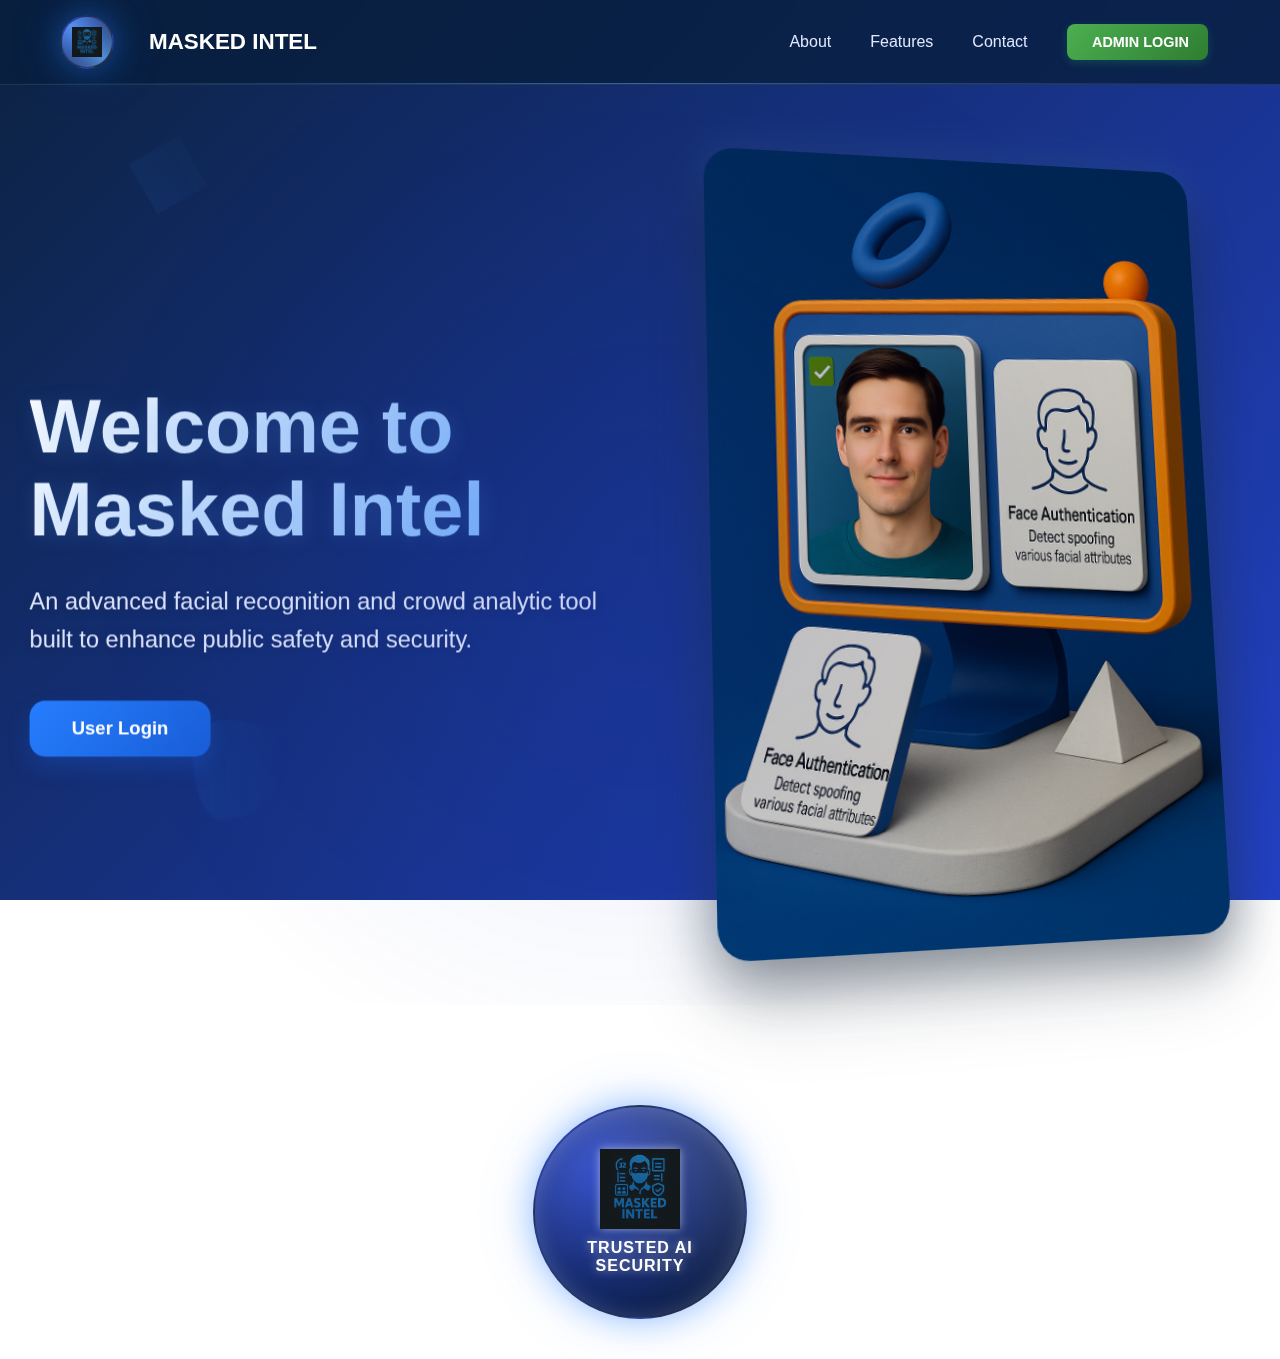
<file: index.html>
<!DOCTYPE html>
<html lang="en">
  <head>
    <meta charset="UTF-8" />
    <meta name="viewport" content="width=device-width, initial-scale=1.0" />
    <title>Masked Intel - Welcome</title>
    <link rel="stylesheet" href="styles.css" />
  </head>
  <body>
    <div class="geometric-shapes">
      <div class="shape"></div>
      <div class="shape"></div>
      <div class="shape"></div>
      <div class="shape"></div>
      <div class="shape"></div>
    </div>

    <header class="navbar">
      <div class="logo">
        <div class="logo-wrapper">
          <img src="logo.png" alt="Masked Intel Logo Icon" class="logo-icon" />
        </div>
        <span>MASKED INTEL</span>
      </div>

      <nav>
        <a href="about.html">About</a>
        <a href="features.html">Features</a>
        <a href="contact.html">Contact</a>
        <a href="admin.html" class="admin-btn">
          <i class="fas fa-user-shield"></i>
          Admin Login
        </a>
      </nav>
    </header>

    <main class="hero">
      <div class="hero-text">
        <h1>Welcome to<br /><span>Masked Intel</span></h1>
        <p>
          An advanced facial recognition and crowd analytic tool built to
          enhance public safety and security.
        </p>
        <button class="login-btn" onclick="redirectToLogin()">
          User Login
        </button>
      </div>

      <div class="hero-image">
        <img src="3d-face-auth.png" alt="3D face UI" />
      </div>
    </main>

    <section class="brand-feature">
      <div class="brand-logo">
        <img src="logo.png" alt="Masked Intel Badge Logo" />
        <p>Trusted AI Security</p>
      </div>
    </section>

    
    <script>
      function redirectToLogin() {
        alert("redirecting");
        window.location.href = "login.php";
      }
    </script>
  </body>
</html>
</file>
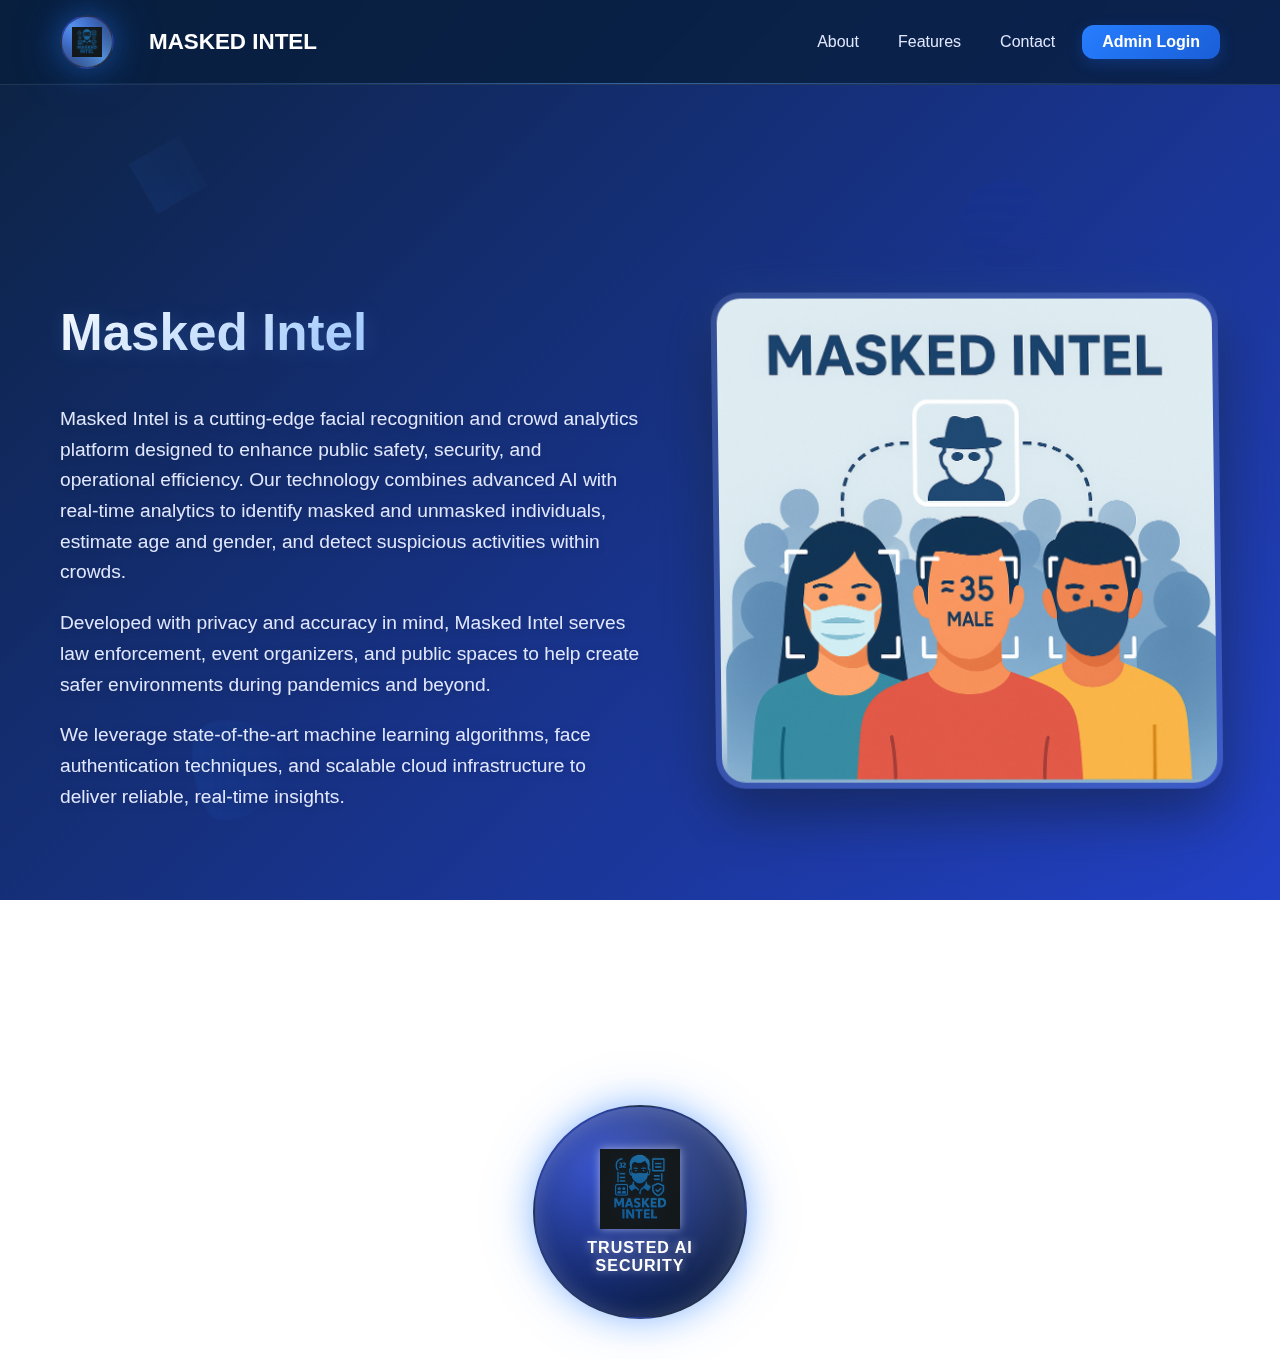
<file: about.html>
<!DOCTYPE html>
<html lang="en">
<head>
  <meta charset="UTF-8" />
  <meta name="viewport" content="width=device-width, initial-scale=1.0"/>
  <title>Masked Intel - Welcome</title>
  <link rel="stylesheet" href="styles.css" />
  <script src="script.js" defer></script> <!-- Add this line -->
</head>
<body>
  <div class="geometric-shapes">
    <div class="shape"></div>
    <div class="shape"></div>
    <div class="shape"></div>
    <div class="shape"></div>
    <div class="shape"></div>
  </div>

  <header class="navbar">
   <div class="logo">
  <div class="logo-wrapper">
    <img src="logo.png" alt="Masked Intel Logo Icon" class="logo-icon" />
  </div>
  <span>MASKED INTEL</span>
</div>


   <nav>
      <a href="about.html">About</a>
      <a href="features.html">Features</a>
      <a href="contact.html">Contact</a>
      <button class="nav-btn" onclick="redirectToLogin()">Admin Login</button>
    </nav>
  </header>
  

  <main class="about-main">
    <section class="about-section">
      <h1> Masked Intel</h1>
      <p>
        Masked Intel is a cutting-edge facial recognition and crowd analytics platform designed to enhance public safety,
        security, and operational efficiency. Our technology combines advanced AI with real-time analytics to identify masked and unmasked individuals,
        estimate age and gender, and detect suspicious activities within crowds.
      </p>
      <p>
        Developed with privacy and accuracy in mind, Masked Intel serves law enforcement, event organizers, and public spaces
        to help create safer environments during pandemics and beyond.
      </p>
      <p>
        We leverage state-of-the-art machine learning algorithms, face authentication techniques, and scalable cloud infrastructure
        to deliver reliable, real-time insights.
      </p>
    </section>

    <section class="about-image-section">
      <img src="about-image.png" alt="About Masked Intel" />
    </section>
  </main>

  <script>
    function redirectToLogin() {
      window.location.href = "login.html";
    }
  </script>




 
  <section class="brand-feature">
  <div class="brand-logo">
    <img src="logo.png" alt="Masked Intel Badge Logo" />
    <p>Trusted AI Security</p>
  </div>
</section>

  


  

</body>
</html>
</file>
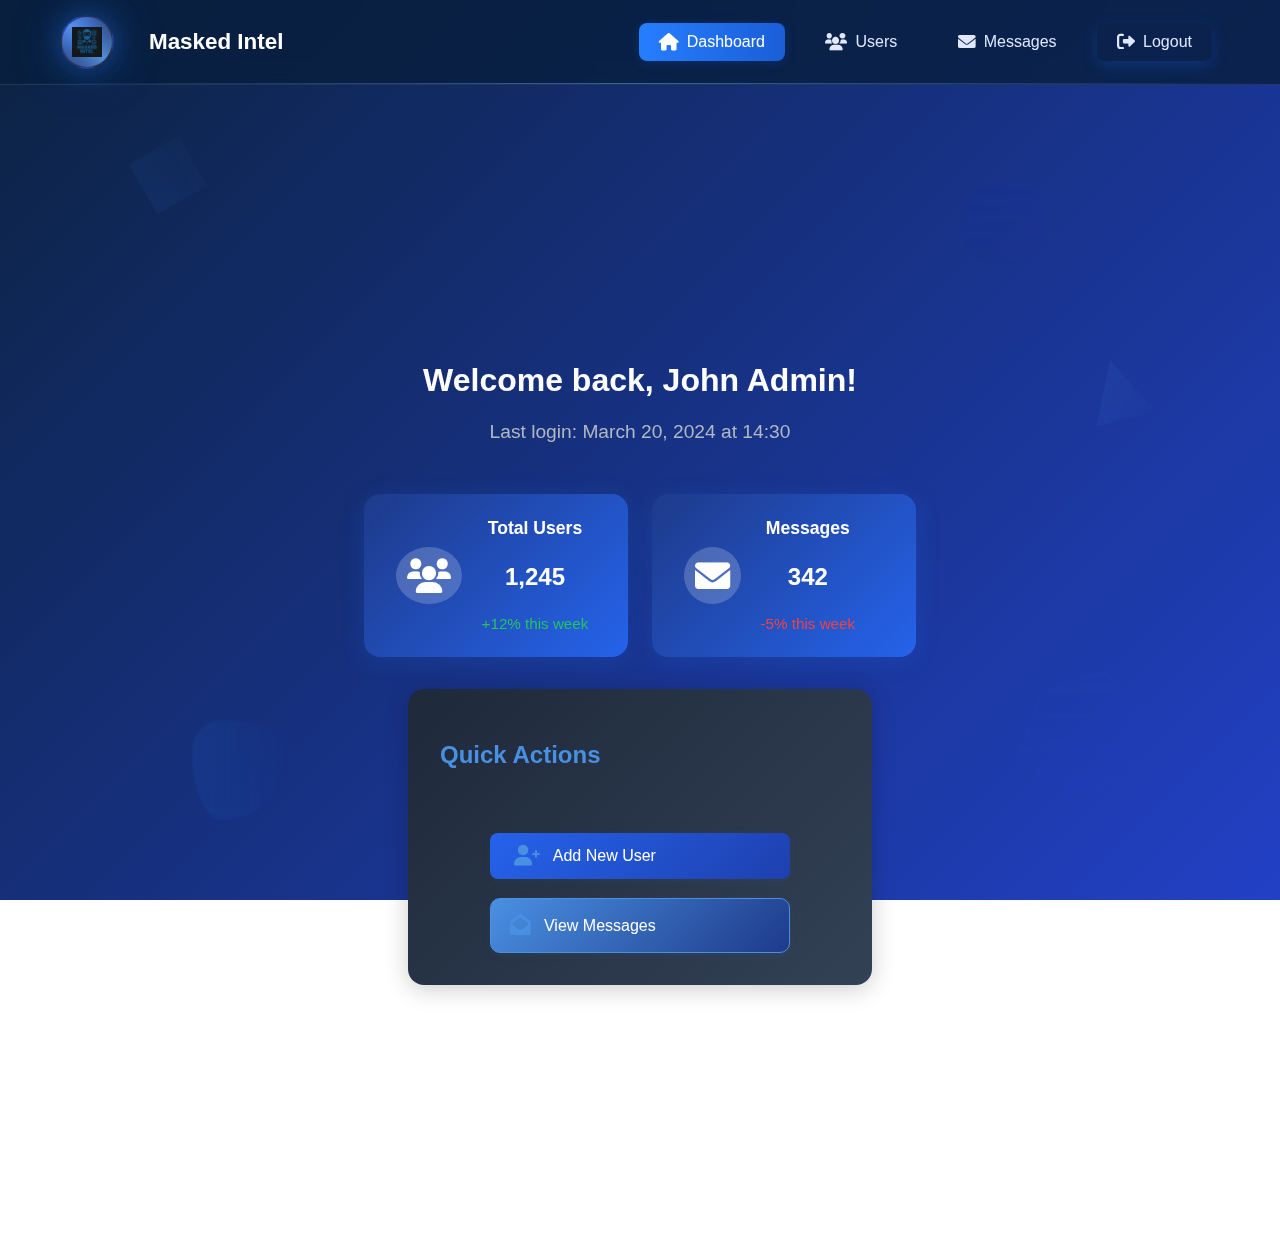
<file: admin.html>
<!DOCTYPE html>
<html lang="en">
<head>
    <meta charset="UTF-8">
    <meta name="viewport" content="width=device-width, initial-scale=1.0">
    <title>Admin Dashboard - Masked Intel</title>
    <link rel="stylesheet" href="styles.css">
    <script src="script.js" defer></script> <!-- Add this line -->
    <link rel="stylesheet" href="https://cdnjs.cloudflare.com/ajax/libs/font-awesome/6.0.0/css/all.min.css">
</head>
<body>
    <!-- Geometric Background Shapes -->
    <div class="geometric-shapes">
        <div class="shape"></div>
        <div class="shape"></div>
        <div class="shape"></div>
        <div class="shape"></div>
        <div class="shape"></div>
    </div>

    <!-- Admin Navigation -->
    <nav class="navbar">
        <div class="logo">
            <div class="logo-wrapper">
                <img src="logo.png" alt="Masked Intel Logo" class="logo-icon">
            </div>
            <span>Masked Intel</span>
        </div>
        <div class="admin-nav">
            <a href="#" class="nav-link active" onclick="showSection('dashboard')">
                <i class="fas fa-home"></i> Dashboard
            </a>
            <a href="#" class="nav-link" onclick="showSection('users')">
                <i class="fas fa-users"></i> Users
            </a>
            <a href="#" class="nav-link" onclick="showSection('messages')">
                <i class="fas fa-envelope"></i> Messages
            </a>
            <a href="index.html" class="nav-btn logout-btn">
                <i class="fas fa-sign-out-alt"></i> Logout
            </a>
        </div>
    </nav>

    <div class="admin-container">
        <!-- Dashboard Section -->
        <section id="dashboard" class="admin-section dashboard active">
            <div class="dashboard-horizontal">
                <!-- Welcome Header -->
                <div class="welcome-header">
                    <h1>Welcome back, <span class="admin-name">John Admin</span>!</h1>
                    <p class="last-login">Last login: March 20, 2024 at 14:30</p>
                </div>

                <!-- Stats Section -->
                <div class="dashboard-stats">
                    <div class="stat-card">
                        <i class="fas fa-users"></i>
                        <div class="stat-info">
                            <h3>Total Users</h3>
                            <p class="stat-number">1,245</p>
                            <span class="stat-trend positive">+12% this week</span>
                        </div>
                    </div>
                    <div class="stat-card">
                        <i class="fas fa-envelope"></i>
                        <div class="stat-info">
                            <h3>Messages</h3>
                            <p class="stat-number">342</p>
                            <span class="stat-trend negative">-5% this week</span>
                        </div>
                    </div>
                </div>

                <!-- Quick Actions Section -->
                <div class="quick-actions">
                    <h2>Quick Actions</h2>
                    <div class="action-buttons">
                        <button class="quick-action-btn add-user-btn" onclick="openAddUserModal()">
                            <i class="fas fa-user-plus"></i>
                            <span>Add New User</span>
                        </button>
                        <button class="quick-action-btn view-messages-btn" onclick="showSection('messages')">
                            <i class="fas fa-envelope-open"></i>
                            <span>View Messages</span>
                        </button>
                    </div>
                </div>
            </div>
        </section>

        <!-- Users Section -->
        <section id="users" class="admin-section user-management">
            <div class="users-header">
                <h2>Manage Users</h2>
                <button class="add-user-btn" onclick="openAddUserModal()">Add New User</button>
            </div>

            <!-- Search Bar -->
            <div class="search-bar">
                <input type="text" id="userSearch" placeholder="Search users..." oninput="filterUsers()">
            </div>

            <!-- Users Table -->
            <div class="users-table-container">
                <table class="users-table">
                    <thead>
                        <tr>
                            <th>ID</th>
                            <th>Name</th>
                            <th>Email</th>
                            <th>Role</th>
                            <th>Status</th>
                            <th>Actions</th>
                        </tr>
                    </thead>
                    <tbody id="usersTableBody">
                        <!-- User rows will be dynamically populated -->
                    </tbody>
                </table>
            </div>

            <!-- Add User Modal -->
            <div class="modal" id="addUserModal">
                <div class="modal-content">
                    <div class="modal-header">
                        <h3>Add/Edit User</h3>
                        <button class="close-modal" onclick="closeModal('addUserModal')">&times;</button>
                    </div>
                    <div class="modal-body">
                        <form id="addUserForm" onsubmit="addUser(event)">
                            <div class="form-group">
                                <label for="userName">Name</label>
                                <input type="text" id="userName" name="name" required>
                            </div>
                            <div class="form-group">
                                <label for="userEmail">Email</label>
                                <input type="email" id="userEmail" name="email" required>
                            </div>
                            <div class="form-group">
                                <label for="userRole">Role</label>
                                <select id="userRole" name="role" required>
                                    <option value="Admin">Admin</option>
                                    <option value="User">User</option>
                                </select>
                            </div>
                            <div class="form-actions">
                                <button type="submit" class="save-btn">Save</button>
                                <button type="button" class="cancel-btn" onclick="closeModal('addUserModal')">Cancel</button>
                            </div>
                        </form>
                    </div>
                </div>
            </div>
        </section>

        <!-- Messages Section -->
        <section id="messages" class="admin-section messages-section">
          <div class="messages-header">
            <h2>Messages</h2>
          </div>

          <!-- Messages Table -->
          <div class="messages-table-container">
            <table class="messages-table">
              <thead>
                <tr>
                  <th>ID</th>
                  <th>Name</th>
                  <th>Email</th>
                  <th>Phone</th>
                  <th>Inquiry Type</th>
                  <th>Message</th>
                  <th>Actions</th>
                </tr>
              </thead>
              <tbody id="messagesTableBody">
                <!-- Messages will be dynamically populated -->
              </tbody>
            </table>
          </div>
        </section>
    </div>

    <!-- Enhanced Edit User Modal -->
    <div class="modal" id="editUserModal" role="dialog" aria-labelledby="editUserModalTitle" aria-modal="true">
        <div class="modal-content">
            <div class="modal-header">
                <h3 id="editUserModalTitle"><i class="fas fa-user-edit" aria-hidden="true"></i> Edit User</h3>
                <button class="close-modal" onclick="closeModal('editUserModal')" aria-label="Close modal">
                    <i class="fas fa-times" aria-hidden="true"></i>
                </button>
            </div>
            <div class="modal-body">
                <form class="edit-user-form" onsubmit="return saveUserChanges(event)" novalidate>
                    <div class="form-grid" role="group">
                        <div class="form-section" role="group" aria-labelledby="basicInfoTitle">
                            <div id="basicInfoTitle" class="form-section-title">Basic Information</div>
                            <div class="field-group">
                                <div class="form-group">
                                    <label for="editUserName" class="required-field">
                                        <i class="fas fa-user" aria-hidden="true"></i>
                                        Full Name
                                        <span class="sr-only">(required)</span>
                                    </label>
                                    <input 
                                        type="text" 
                                        id="editUserName" 
                                        name="name" 
                                        required 
                                        aria-required="true"
                                        aria-describedby="nameError"
                                        placeholder="Enter full name"
                                    >
                                    <div id="nameError" class="validation-message" role="alert"></div>
                                </div>
                                <div class="form-group">
                                    <label for="editUserEmail" class="required-field">
                                        <i class="fas fa-envelope" aria-hidden="true"></i>
                                        Email
                                        <span class="sr-only">(required)</span>
                                    </label>
                                    <input 
                                        type="email" 
                                        id="editUserEmail" 
                                        name="email" 
                                        required 
                                        aria-required="true"
                                        aria-describedby="emailError"
                                        placeholder="Enter email address"
                                    >
                                    <div id="emailError" class="validation-message" role="alert"></div>
                                </div>
                            </div>
                        </div>

                        <div class="form-section" role="group" aria-labelledby="roleStatusTitle">
                            <div id="roleStatusTitle" class="form-section-title">Role & Status</div>
                            <div class="field-group">
                                <div class="form-group">
                                    <label for="editUserRole" class="required-field">
                                        <i class="fas fa-user-tag" aria-hidden="true"></i>
                                        Role
                                        <span class="sr-only">(required)</span>
                                    </label>
                                    <select 
                                        id="editUserRole" 
                                        name="role" 
                                        required 
                                        aria-required="true"
                                        aria-describedby="roleError"
                                    >
                                        <option value="">Select Role</option>
                                        <option value="user">Standard User</option>
                                        <option value="admin">Administrator</option>
                                        <option value="moderator">Moderator</option>
                                        <option value="analyst">Analyst</option>
                                    </select>
                                    <div id="roleError" class="validation-message" role="alert"></div>
                                </div>
                                <div class="form-group">
                                    <label for="editUserStatus" class="required-field">
                                        <i class="fas fa-toggle-on" aria-hidden="true"></i>
                                        Status
                                        <span class="sr-only">(required)</span>
                                    </label>
                                    <select 
                                        id="editUserStatus" 
                                        name="status" 
                                        required 
                                        aria-required="true"
                                        aria-describedby="statusError"
                                    >
                                        <option value="">Select Status</option>
                                        <option value="active">Active</option>
                                        <option value="inactive">Inactive</option>
                                        <option value="pending">Pending Activation</option>
                                    </select>
                                    <div id="statusError" class="validation-message" role="alert"></div>
                                </div>
                            </div>
                        </div>

                        <div class="form-section" role="group" aria-labelledby="contactTitle">
                            <div id="contactTitle" class="form-section-title">Contact Details</div>
                            <div class="field-group">
                                <div class="form-group">
                                    <label for="editUserDepartment" class="required-field">
                                        <i class="fas fa-building" aria-hidden="true"></i>
                                        Department
                                        <span class="sr-only">(required)</span>
                                    </label>
                                    <select 
                                        id="editUserDepartment" 
                                        name="department" 
                                        required 
                                        aria-required="true"
                                        aria-describedby="departmentError"
                                    >
                                        <option value="">Select Department</option>
                                        <option value="IT">IT Department</option>
                                        <option value="HR">Human Resources</option>
                                        <option value="Marketing">Marketing</option>
                                        <option value="Sales">Sales</option>
                                        <option value="Finance">Finance</option>
                                        <option value="Operations">Operations</option>
                                        <option value="Support">Support</option>
                                    </select>
                                    <div id="departmentError" class="validation-message" role="alert"></div>
                                </div>
                                <div class="form-group">
                                    <label for="editUserPhone" class="required-field">
                                        <i class="fas fa-phone" aria-hidden="true"></i>
                                        Phone Number
                                        <span class="sr-only">(required)</span>
                                    </label>
                                    <input 
                                        type="tel" 
                                        id="editUserPhone" 
                                        name="phone" 
                                        required 
                                        aria-required="true"
                                        aria-describedby="phoneError"
                                        placeholder="Enter phone number"
                                    >
                                    <div id="phoneError" class="validation-message" role="alert"></div>
                                </div>
                            </div>
                        </div>

                        <div class="form-section" role="group" aria-labelledby="additionalTitle">
                            <div id="additionalTitle" class="form-section-title">Additional Information</div>
                            <div class="form-group full-width">
                                <label for="editUserNotes">
                                    <i class="fas fa-sticky-note" aria-hidden="true"></i>
                                    Notes
                                </label>
                                <textarea 
                                    id="editUserNotes" 
                                    name="notes" 
                                    rows="3"
                                    aria-describedby="notesHint"
                                    placeholder="Enter any additional notes"
                                ></textarea>
                                <div id="notesHint" class="hint-text">Optional: Add any relevant notes about the user</div>
                            </div>
                        </div>

                        <div class="form-actions">
                            <button 
                                type="button" 
                                class="cancel-btn" 
                                onclick="closeModal('editUserModal')"
                                aria-label="Cancel editing user"
                            >
                                <i class="fas fa-times" aria-hidden="true"></i>
                                Cancel
                            </button>
                            <button 
                                type="submit" 
                                class="save-btn"
                                aria-label="Save user changes"
                            >
                                <i class="fas fa-save" aria-hidden="true"></i>
                                Save Changes
                            </button>
                        </div>
                    </div>
                </form>
            </div>
        </div>
    </div>

    <!-- Change Password Modal -->
    <div class="modal" id="changePasswordModal">
        <div class="modal-content">
            <h3>Change Password</h3>
            <form id="changePasswordForm" onsubmit="return changePassword(event)">
                <div class="form-group">
                    <label>Current Password</label>
                    <input type="password" name="currentPassword" required>
                </div>
                <div class="form-group">
                    <label>New Password</label>
                    <input type="password" name="newPassword" required>
                </div>
                <div class="form-group">
                    <label>Confirm New Password</label>
                    <input type="password" name="confirmPassword" required>
                </div>
                <div class="form-actions">
                    <button type="submit" class="save-btn">Change Password</button>
                    <button type="button" class="cancel-btn" onclick="closeModal('changePasswordModal')">Cancel</button>
                </div>
            </form>
        </div>
    </div>

    <!-- Add Custom Alert Box -->
    <div id="customAlert" class="custom-alert" style="display: none;">
        <div class="alert-content">
            <i class="fas fa-sync-alt fa-spin"></i>
            <p>Refreshing data...</p>
        </div>
    </div>

    <!-- Add JavaScript for functionality -->
    <script src="script.js"></script>

    <style>
        /* Add styles for bulk actions */
        .bulk-actions {
            padding: 1rem;
            background: rgba(255, 255, 255, 0.05);
            border-radius: 10px;
            margin-top: 1rem;
        }

        .delete-selected-btn {
            background: #dc3545;
            color: white;
            border: none;
            padding: 0.5rem 1rem;
            border-radius: 5px;
            cursor: pointer;
            display: flex;
            align-items: center;
            gap: 0.5rem;
            transition: all 0.3s ease;
        }

        .delete-selected-btn:hover {
            background: #c82333;
        }

        .user-select {
            width: 18px;
            height: 18px;
            cursor: pointer;
        }

        /* Center all content in table cells */
        .users-table td,
        .users-table th {
            text-align: center !important;
            vertical-align: middle !important;
        }

        /* Center the user cell content */
        .user-cell {
            display: flex;
            align-items: center;
            justify-content: center;
            gap: 1rem;
            text-align: center;
        }

        .user-cell-info {
            text-align: center;
        }

        .user-name,
        .user-email {
            display: block;
            text-align: center;
        }

        /* Center the table actions */
        .table-actions {
            display: flex;
            justify-content: center;
            gap: 0.5rem;
        }

        /* Center role and status badges */
        .role-badge,
        .status-badge {
            display: inline-flex;
            align-items: center;
            justify-content: center;
            gap: 0.5rem;
        }

        /* Custom Alert Styles */
        .custom-alert {
            position: fixed;
            top: 20px;
            right: 20px;
            background: rgba(0, 0, 0, 0.9);
            border-left: 4px solid #4a90e2;
            border-radius: 8px;
            padding: 1rem 1.5rem;
            color: white;
            box-shadow: 0 4px 12px rgba(0, 0, 0, 0.15);
            z-index: 1000;
            animation: slideIn 0.3s ease-out;
        }

        .alert-content {
            display: flex;
            align-items: center;
            gap: 1rem;
        }

        .alert-content i {
            font-size: 1.2rem;
            color: #4a90e2;
        }

        .alert-content p {
            margin: 0;
            font-size: 0.95rem;
        }

        @keyframes slideIn {
            from {
                transform: translateX(100%);
                opacity: 0;
            }
            to {
                transform: translateX(0);
                opacity: 1;
            }
        }

        @keyframes slideOut {
            from {
                transform: translateX(0);
                opacity: 1;
            }
            to {
                transform: translateX(100%);
                opacity: 0;
            }
        }

        .custom-alert.hide {
            animation: slideOut 0.3s ease-in forwards;
        }

        /* Add User Modal Styles */
        .modal {
            display: none;
            position: fixed;
            top: 0;
            left: 0;
            width: 100%;
            height: 100%;
            background: rgba(0, 0, 0, 0.5);
            z-index: 1000;
        }

        .modal-content {
            position: relative;
            background: #1a1a1a;
            margin: 2rem auto;
            padding: 2rem;
            width: 90%;
            max-width: 600px;
            border-radius: 15px;
            box-shadow: 0 4px 20px rgba(0, 0, 0, 0.2);
        }

        .modal-header {
            display: flex;
            justify-content: space-between;
            align-items: center;
            margin-bottom: 1.5rem;
        }

        .modal-header h3 {
            display: flex;
            align-items: center;
            gap: 0.5rem;
            margin: 0;
        }

        .close-modal {
            background: none;
            border: none;
            color: #fff;
            cursor: pointer;
            font-size: 1.2rem;
        }

        .form-grid {
            display: grid;
            gap: 1.5rem;
        }

        .form-section {
            background: rgba(255, 255, 255, 0.05);
            padding: 1.5rem;
            border-radius: 10px;
        }

        .form-section-title {
            font-size: 1.1rem;
            margin-bottom: 1rem;
            color: #4a90e2;
        }

        .field-group {
            display: grid;
            gap: 1rem;
        }

        .form-group {
            display: flex;
            flex-direction: column;
            gap: 0.5rem;
        }

        .form-group label {
            display: flex;
            align-items: center;
            gap: 0.5rem;
        }

        .form-group input,
        .form-group select {
            padding: 0.75rem;
            border: 1px solid rgba(255, 255, 255, 0.1);
            border-radius: 5px;
            background: rgba(255, 255, 255, 0.05);
            color: #fff;
        }

        .form-actions {
            display: flex;
            justify-content: flex-end;
            gap: 1rem;
            margin-top: 1.5rem;
        }

        .required-field::after {
            content: '*';
            color: #dc3545;
            margin-left: 0.25rem;
        }
    </style>
</body>
</html>
</file>
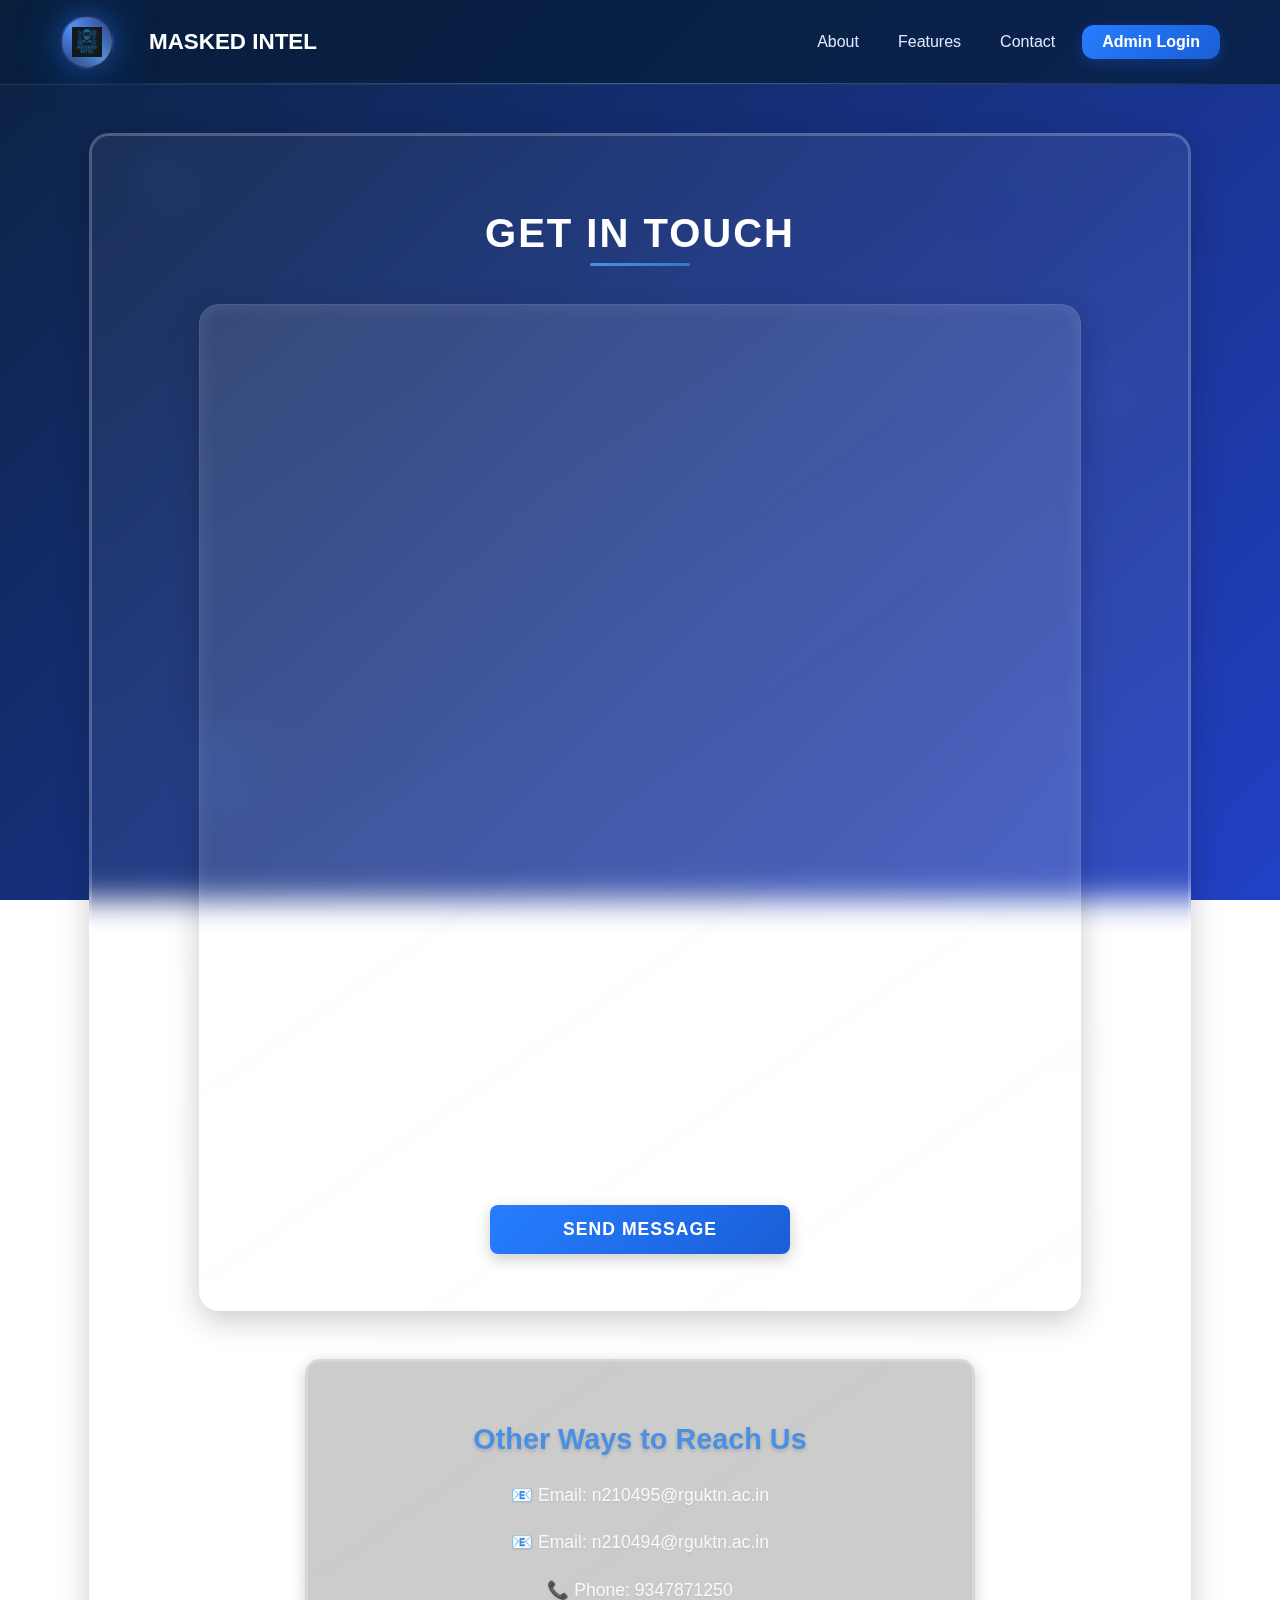
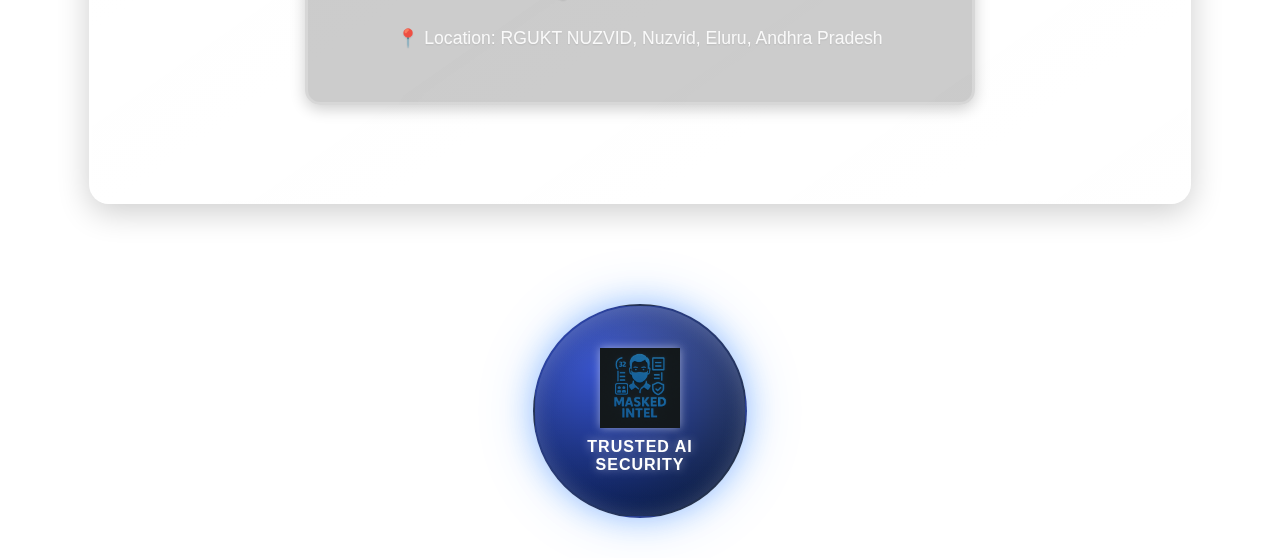
<file: contact.html>
<!DOCTYPE html>
<html lang="en">
<head>
  <meta charset="UTF-8" />
  <meta name="viewport" content="width=device-width, initial-scale=1.0"/>
  <title>Masked Intel - Contact Us</title>
  <link rel="stylesheet" href="styles.css" />
  <script src="script.js" defer></script> <!-- Add this line -->
  <style>
    .contact-container {
      max-width: 1000px;
      margin: 3rem auto;
      padding: 3rem;
      background: linear-gradient(145deg, rgba(255, 255, 255, 0.05) 0%, rgba(255, 255, 255, 0.1) 100%);
      backdrop-filter: blur(15px);
      border-radius: 20px;
      box-shadow: 0 8px 32px rgba(0, 0, 0, 0.2);
      border: 3px solid rgba(255, 255, 255, 0.2);
      text-align: center;
    }

    .page-title {
      text-align: center;
      color: #fff;
      margin-bottom: 3rem;
      font-size: 2.5rem;
      font-weight: 600;
      text-transform: uppercase;
      letter-spacing: 2px;
      position: relative;
    }

    .page-title::after {
      content: '';
      position: absolute;
      bottom: -10px;
      left: 50%;
      transform: translateX(-50%);
      width: 100px;
      height: 3px;
      background: linear-gradient(90deg, #4a90e2, #357abd);
      border-radius: 2px;
    }

    .contact-form {
      display: grid;
      gap: 2rem;
      margin-top: 2rem;
      max-width: 800px;
      margin-left: auto;
      margin-right: auto;
    }

    .form-group {
      display: flex;
      flex-direction: column;
      gap: 0.8rem;
      align-items: center;
    }

    .form-row {
      display: grid;
      grid-template-columns: 1fr 1fr;
      gap: 2rem;
      width: 100%;
    }

    label {
      color: #fff;
      font-weight: 600;
      font-size: 1.1rem;
      letter-spacing: 0.5px;
      text-shadow: 0 2px 4px rgba(0, 0, 0, 0.2);
      background: linear-gradient(90deg, #ffffff, #e6e6e6);
      -webkit-background-clip: text;
      -webkit-text-fill-color: transparent;
      margin-bottom: 0.5rem;
      text-align: center;
    }

    input, select, textarea {
      padding: 1rem 1.2rem;
      border: 3px solid rgba(255, 255, 255, 0.2);
      border-radius: 12px;
      background: rgba(20, 30, 50, 0.8); /* Add a bluish tint */
      color: #fff;
      font-size: 1rem;
      transition: all 0.3s ease;
      width: 100%;
      text-align: center;
    }

    /* Placeholder styling for different browsers */
    input::placeholder,
    textarea::placeholder,
    select::placeholder {
      color: rgba(255, 255, 255, 0.7);
      font-size: 1rem;
      opacity: 1;
      text-shadow: 0 1px 2px rgba(0, 0, 0, 0.1);
    }

    /* For Firefox */
    input::-moz-placeholder,
    textarea::-moz-placeholder {
      color: rgba(255, 255, 255, 0.7);
      opacity: 1;
    }

    /* For Edge */
    input:-ms-input-placeholder,
    textarea:-ms-input-placeholder {
      color: rgba(255, 255, 255, 0.7);
      opacity: 1;
    }

    /* For Internet Explorer */
    input::-ms-input-placeholder,
    textarea::-ms-input-placeholder {
      color: rgba(255, 255, 255, 0.7);
      opacity: 1;
    }

    select option {
      background: rgba(20, 30, 50, 1); /* Match the bluish background */
      color: #fff;
    }

    input:hover, select:hover, textarea:hover {
      border-color: rgba(74, 144, 226, 0.5); /* Add a subtle blue border on hover */
      background: rgba(20, 30, 50, 0.9); /* Slightly darken the background on hover */
    }

    input:focus, select:focus, textarea:focus {
      outline: none;
      border-color: #4a90e2; /* Bright blue border on focus */
      border-width: 3px;
      box-shadow: 0 0 0 4px rgba(74, 144, 226, 0.2); /* Add a blue glow */
      background: rgba(20, 30, 50, 1); /* Darker bluish background on focus */
    }

    textarea {
      min-height: 180px;
      resize: vertical;
      line-height: 1.6;
      text-align: center;
    }

    .submit-btn {
      background: linear-gradient(135deg, #4a90e2 0%, #357abd 100%);
      color: white;
      padding: 1.2rem 2.5rem;
      border: none;
      border-radius: 12px;
      cursor: pointer;
      font-size: 1.1rem;
      font-weight: 600;
      letter-spacing: 1px;
      text-transform: uppercase;
      transition: all 0.3s ease;
      width: 100%;
      max-width: 300px;
      margin: 1rem auto;
      display: block;
      text-align: center;
    }

    .submit-btn:hover {
      transform: translateY(-2px);
      box-shadow: 0 4px 15px rgba(74, 144, 226, 0.4);
    }

    .submit-btn:active {
      transform: translateY(0);
    }

    .contact-info {
      margin: 3rem auto; /* Center horizontally */
      padding: 2rem;
      border-top: 3px solid rgba(255, 255, 255, 0.2);
      text-align: center;
      color: #fff;
      background: rgba(0, 0, 0, 0.2);
      border-radius: 15px;
      border: 3px solid rgba(255, 255, 255, 0.2);
      max-width: 600px; /* Limit the width for better centering */
      box-shadow: 0 4px 15px rgba(0, 0, 0, 0.2); /* Add a subtle shadow */
    }

    .contact-info h3 {
      font-size: 1.8rem;
      margin-bottom: 1.5rem;
      color: #4a90e2;
      text-shadow: 0 2px 4px rgba(0, 0, 0, 0.2);
    }

    .contact-info p {
      font-size: 1.1rem;
      margin: 1rem 0;
      color: rgba(255, 255, 255, 0.9);
      text-shadow: 0 1px 2px rgba(0, 0, 0, 0.1);
    }

    .required {
      color: #ff6b6b;
      margin-left: 4px;
    }

    @media (max-width: 768px) {
      .contact-container {
        margin: 2rem;
        padding: 2rem;
      }

      .form-row {
        grid-template-columns: 1fr;
        gap: 1.5rem;
      }

      input, select, textarea {
        width: 100%;
      }
    }

    /* Add animation for form elements */
    .form-group {
      opacity: 0;
      transform: translateY(20px);
      animation: fadeInUp 0.5s forwards;
    }

    @keyframes fadeInUp {
      to {
        opacity: 1;
        transform: translateY(0);
      }
    }

    .form-group:nth-child(1) { animation-delay: 0.1s; }
    .form-group:nth-child(2) { animation-delay: 0.2s; }
    .form-group:nth-child(3) { animation-delay: 0.3s; }
    .form-group:nth-child(4) { animation-delay: 0.4s; }
    .form-group:nth-child(5) { animation-delay: 0.5s; }
    .form-group:nth-child(6) { animation-delay: 0.6s; }
  </style>
</head>
<body>
  <div class="geometric-shapes">
    <div class="shape"></div>
    <div class="shape"></div>
    <div class="shape"></div>
    <div class="shape"></div>
    <div class="shape"></div>
  </div>

  <header class="navbar">
    <div class="logo">
      <div class="logo-wrapper">
        <img src="logo.png" alt="Masked Intel Logo Icon" class="logo-icon" />
      </div>
      <span>MASKED INTEL</span>
    </div>

    <nav>
      <a href="about.html">About</a>
      <a href="features.html">Features</a>
      <a href="contact.html">Contact</a>
      <button class="nav-btn" onclick="redirectToLogin()">Admin Login</button>
    </nav>
  </header>

  <main>
    <div class="contact-container">
      <h1 class="page-title">Get in Touch</h1>
      
      <form class="contact-form" onsubmit="return handleSubmit(event)">
        <div class="form-row">
          <div class="form-group">
            <label for="firstName">First Name <span class="required">*</span></label>
            <input type="text" id="firstName" name="firstName" required placeholder="Your First Name">
          </div>
          <div class="form-group">
            <label for="lastName">Last Name <span class="required">*</span></label>
            <input type="text" id="lastName" name="lastName" required placeholder="Your Last Name">
          </div>
        </div>

        <div class="form-row">
          <div class="form-group">
            <label for="email">Email Address <span class="required">*</span></label>
            <input type="email" id="email" name="email" required placeholder="Your Email Address">
          </div>
          <div class="form-group">
            <label for="phone">Phone Number</label>
            <input type="tel" id="phone" name="phone" placeholder="Your Phone Number">
          </div>
        </div>

        <div class="form-group">
          <label for="organization">Organization Name</label>
          <input type="text" id="organization" name="organization" placeholder="Your Organization Name">
        </div>

        <div class="form-group">
          <label for="inquiry">Type of Inquiry <span class="required">*</span></label>
          <select id="inquiry" name="inquiry" required>
            <option value="">Select an option</option>
            <option value="facial_recognition">Facial Recognition Implementation</option>
            <option value="crowd_analytics">Crowd Analytics Solutions</option>
            <option value="demo">Request Demo</option>
            <option value="support">Technical Support</option>
            <option value="other">Other</option>
          </select>
        </div>

        <div class="form-group">
          <label for="message">Message <span class="required">*</span></label>
          <textarea id="message" name="message" placeholder="Please describe your requirements or questions in detail... We're here to help!" required></textarea>
        </div>

        <button type="submit" class="submit-btn">Send Message</button>
      </form>

      <div class="contact-info">
        <h3>Other Ways to Reach Us</h3>
        <p>📧 Email: n210495@rguktn.ac.in</p>
        <p>📧 Email: n210494@rguktn.ac.in</p>
        <p>📞 Phone: 9347871250</p>
        <p>📍 Location: RGUKT NUZVID, Nuzvid, Eluru, Andhra Pradesh</p>
      </div>
    </div>
  </main>

  <section class="brand-feature">
    <div class="brand-logo">
      <img src="logo.png" alt="Masked Intel Badge Logo" />
      <p>Trusted AI Security</p>
    </div>
  </section>

  <script>
    function redirectToLogin() {
      window.location.href = "login.html";
    }

    function handleSubmit(event) {
      event.preventDefault();
      // Add your form submission logic here
      alert('Thank you for your message. We will get back to you soon!');
      event.target.reset();
      return false;
    }
  </script>
</body>
</html>
</file>
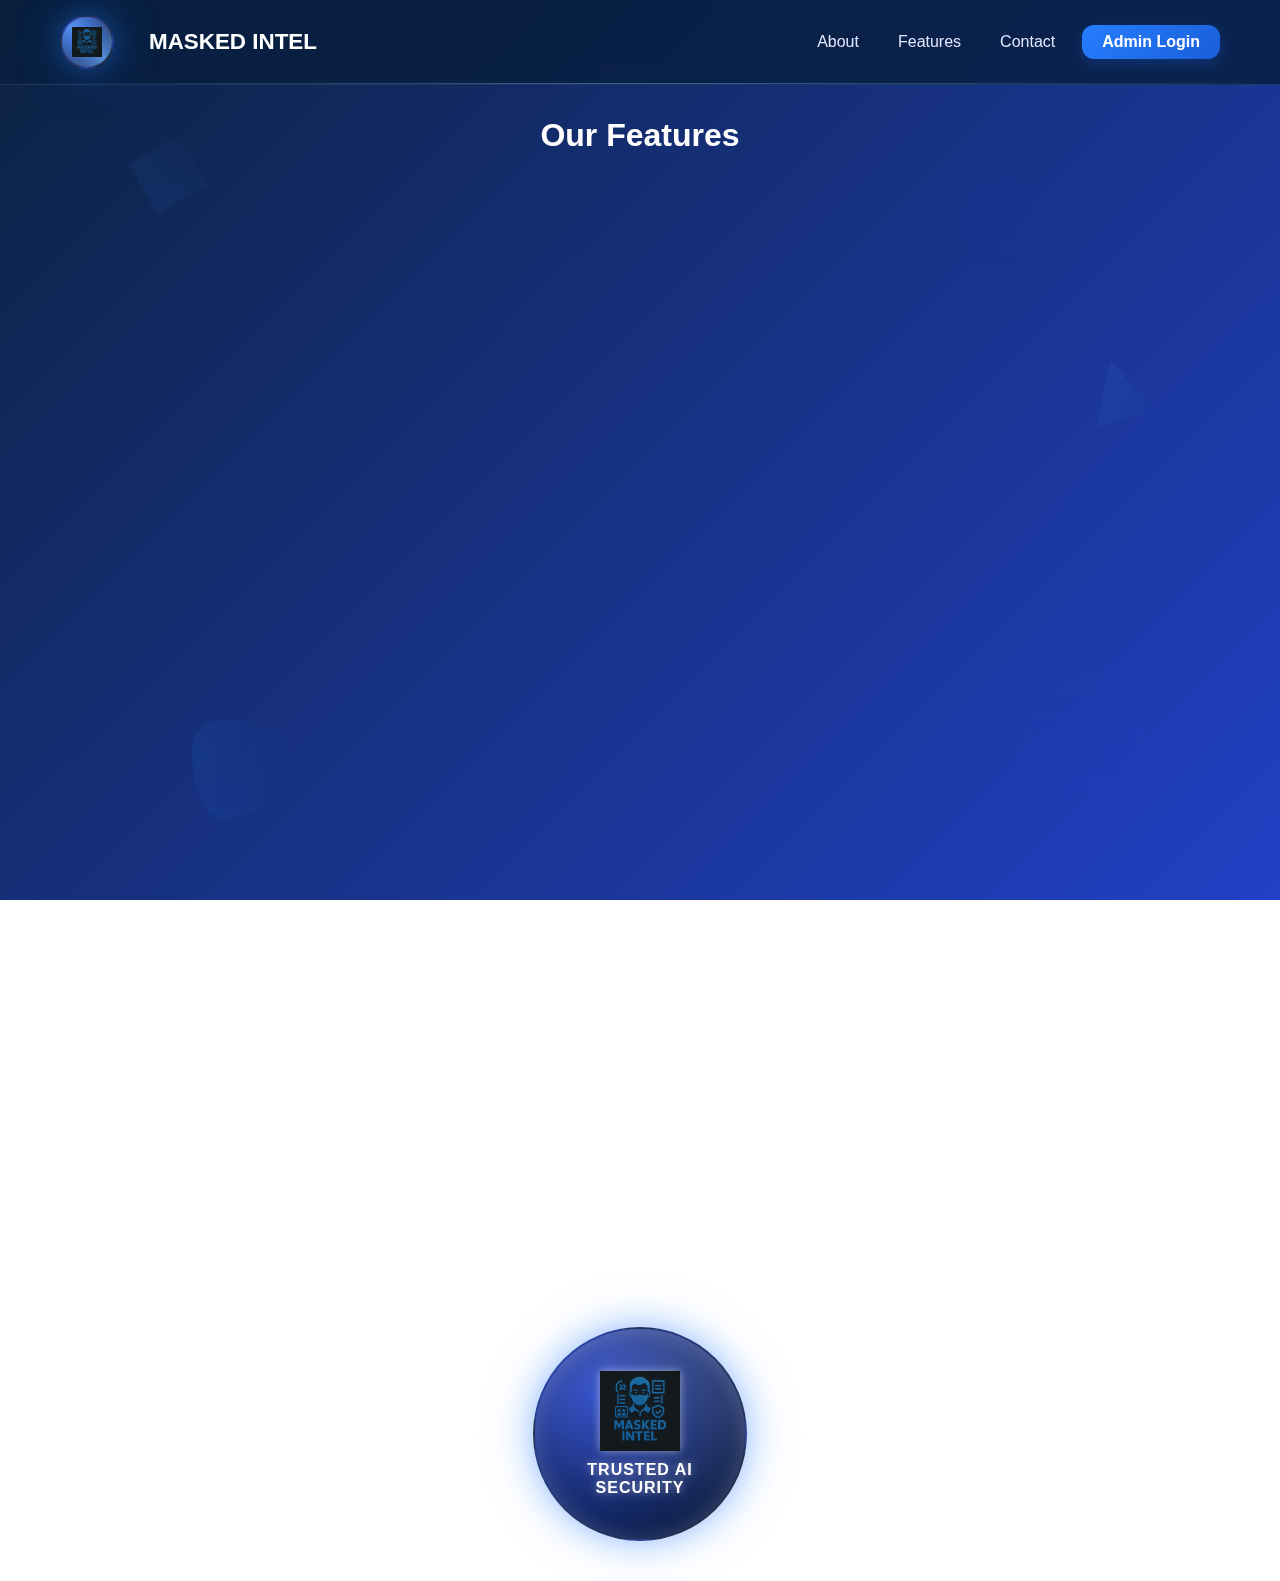
<file: features.html>
<!DOCTYPE html>
<html lang="en">
<head>
  <meta charset="UTF-8" />
  <meta name="viewport" content="width=device-width, initial-scale=1.0"/>
  <title>Masked Intel - Features</title>
  <link rel="stylesheet" href="styles.css" />
  <script src="script.js" defer></script> <!-- Add this line -->
  <style>
    .features-grid {
      display: grid;
      grid-template-columns: repeat(auto-fit, minmax(300px, 1fr));
      gap: 2rem;
      padding: 2rem;
      max-width: 1200px;
      margin: 0 auto;
    }

    .feature-card {
      background: rgba(255, 255, 255, 0.1);
      border-radius: 15px;
      padding: 1.5rem;
      backdrop-filter: blur(10px);
      box-shadow: 0 4px 6px rgba(0, 0, 0, 0.1);
      transition: transform 0.3s ease;
    }

    .feature-card:hover {
      transform: translateY(-5px);
    }

    .feature-card img {
      width: 100%;
      height: 200px;
      object-fit: cover;
      border-radius: 10px;
      margin-bottom: 1rem;
    }

    .feature-card h3 {
      color: #fff;
      margin-bottom: 1rem;
    }

    .feature-card p {
      color: #ccc;
      line-height: 1.6;
    }
  </style>
</head>
<body>
  <div class="geometric-shapes">
    <div class="shape"></div>
    <div class="shape"></div>
    <div class="shape"></div>
    <div class="shape"></div>
    <div class="shape"></div>
  </div>

  <header class="navbar">
    <div class="logo">
      <div class="logo-wrapper">
        <img src="logo.png" alt="Masked Intel Logo Icon" class="logo-icon" />
      </div>
      <span>MASKED INTEL</span>
    </div>

    <nav>
      <a href="about.html">About</a>
      <a href="features.html">Features</a>
      <a href="contact.html">Contact</a>
      <button class="nav-btn" onclick="redirectToLogin()">Admin Login</button>
    </nav>
  </header>

  <main>
    <h1 style="text-align: center; margin: 2rem 0;">Our Features</h1>
    
    <div class="features-grid">
      <div class="feature-card">
        <img src="facial-recognition.png" alt="Facial Recognition Technology" />
        <h3>Advanced Facial Recognition</h3>
        <p>State-of-the-art facial recognition technology that works accurately even with masks, capable of identifying individuals in various lighting conditions and angles.</p>
      </div>

      <div class="feature-card">
        <img src="crowd-analytics.png" alt="Crowd Analytics Dashboard" />
        <h3>Real-time Crowd Analytics</h3>
        <p>Monitor and analyze crowd behavior, density, and movement patterns in real-time to ensure optimal space utilization and safety compliance.</p>
      </div>

      <div class="feature-card">
        <img src="age-gender.png" alt="Age and Gender Detection" />
        <h3>Demographic Analysis</h3>
        <p>Accurate estimation of age and gender demographics to provide valuable insights for security and marketing purposes.</p>
      </div>

      <div class="feature-card">
        <img src="security-alerts.png" alt="Security Alert System" />
        <h3>Intelligent Alert System</h3>
        <p>Automated detection and notification of suspicious activities or security threats, enabling rapid response to potential incidents.</p>
      </div>

      <div class="feature-card">
        <img src="privacy.png" alt="Privacy Protection" />
        <h3>Privacy Protection</h3>
        <p>Built-in privacy features ensuring compliance with data protection regulations while maintaining security effectiveness.</p>
      </div>

      <div class="feature-card">
        <img src="analytics-dashboard.png" alt="Analytics Dashboard" />
        <h3>Advanced Analytics Dashboard</h3>
        <p>Comprehensive dashboard providing detailed insights, trends, and reports for informed decision-making.</p>
      </div>
    </div>
  </main>

  <section class="brand-feature">
    <div class="brand-logo">
      <img src="logo.png" alt="Masked Intel Badge Logo" />
      <p>Trusted AI Security</p>
    </div>
  </section>

  <script>
    function redirectToLogin() {
      window.location.href = "login.html";
    }
  </script>
</body>
</html>
</file>
<file: styles.css>
/* === Base Reset === */
html, body {
  height: 100%;
  margin: 0;
  padding: 0;
}

body {
  font-family: 'Segoe UI', sans-serif;
  background: linear-gradient(135deg, rgba(7, 30, 61, 0.98) 0%, rgba(22, 54, 194, 0.95) 100%);
  color: white;
  overflow-x: hidden;
  position: relative;
  min-height: 100vh;
  background-attachment: fixed;
}

/* 3D Background Objects */
.geometric-shapes {
  position: fixed;
  top: 0;
  left: 0;
  width: 100%;
  height: 100%;
  overflow: hidden;
  z-index: 0;
  pointer-events: none;
}

.shape {
  position: absolute;
  opacity: 0.1;
  animation: float 20s infinite linear;
  filter: blur(1px);
  backdrop-filter: blur(5px);
}

.shape:nth-child(1) {
  top: 15%;
  left: 10%;
  width: 80px;
  height: 80px;
  background: linear-gradient(45deg, #267eff, transparent);
  clip-path: polygon(50% 0%, 100% 50%, 50% 100%, 0% 50%);
  animation-delay: -2s;
  transform: rotate(15deg);
}

.shape:nth-child(2) {
  top: 75%;
  left: 80%;
  width: 120px;
  height: 120px;
  background: linear-gradient(-45deg, #1636c2, transparent);
  clip-path: polygon(25% 0%, 75% 0%, 100% 50%, 75% 100%, 25% 100%, 0% 50%);
  animation-delay: -5s;
  transform: rotate(45deg);
}

.shape:nth-child(3) {
  top: 40%;
  left: 85%;
  width: 60px;
  height: 60px;
  background: linear-gradient(135deg, #60a5fa, transparent);
  clip-path: polygon(50% 0%, 100% 100%, 0% 100%);
  animation-delay: -8s;
  transform: rotate(-15deg);
}

.shape:nth-child(4) {
  top: 80%;
  left: 15%;
  width: 100px;
  height: 100px;
  background: linear-gradient(90deg, #267eff, transparent);
  border-radius: 30% 70% 70% 30% / 30% 30% 70% 70%;
  animation-delay: -12s;
}

.shape:nth-child(5) {
  top: 20%;
  left: 75%;
  width: 90px;
  height: 90px;
  background: linear-gradient(180deg, #1636c2, transparent);
  clip-path: circle(50% at 50% 50%);
  animation-delay: -15s;
}

@keyframes float {
  0% {
    transform: translate(0, 0) rotate(0deg) scale(1);
  }
  25% {
    transform: translate(10px, 10px) rotate(90deg) scale(1.1);
  }
  50% {
    transform: translate(0, 20px) rotate(180deg) scale(1);
  }
  75% {
    transform: translate(-10px, 10px) rotate(270deg) scale(0.9);
  }
  100% {
    transform: translate(0, 0) rotate(360deg) scale(1);
  }
}

/* === Enhanced Navigation === */
/* Navbar */
.navbar {
  display: flex;
  justify-content: space-between;
  align-items: center;
  padding: 15px 60px;
  background: rgba(7, 30, 61, 0.8); /* Slightly opaque background */
  backdrop-filter: blur(10px); /* Add blur effect */
  border-bottom: 1px solid rgba(255, 255, 255, 0.1);
  position: relative;
  z-index: 100;
}

.navbar::before {
  content: '';
  position: absolute;
  bottom: 0;
  left: 0;
  width: 100%;
  height: 1px;
  background: linear-gradient(
    to right,
    transparent,
    rgba(96, 165, 250, 0.5),
    transparent
  );
}

.logo {
  display: flex;
  align-items: center;
  gap: 35px;
  font-size: 1.4rem;
  font-weight: bold;
  color: white;
}

.logo-wrapper {
  background: radial-gradient(circle at 30% 30%, #1636c2 0%, #0a1a3a 80%);
  padding: 10px;
  border-radius: 50%;
  box-shadow:
    0 0 30px rgba(38, 126, 255, 0.4),
    0 0 60px rgba(38, 126, 255, 0.2),
    inset 0 0 20px rgba(255, 255, 255, 0.2);
  display: flex;
  align-items: center;
  justify-content: center;
  transition: all 0.5s ease;
  position: relative;
  overflow: hidden;
  border: 2px solid rgba(255, 255, 255, 0.1);
}

.logo-wrapper::before {
  content: '';
  position: absolute;
  inset: -2px;
  border-radius: 50%;
  background: linear-gradient(45deg, transparent, rgba(96, 165, 250, 0.8), transparent);
  animation: borderRotate 3s linear infinite;
  filter: blur(1px);
}

.logo-wrapper::after {
  content: '';
  position: absolute;
  inset: 0;
  border-radius: 50%;
  background: radial-gradient(circle, #1636c2 0%, #0a1a3a 80%);
  z-index: -1;
  transform: translateZ(-1px);
}

.logo-wrapper:hover {
  transform: scale(1.1);
  box-shadow:
    0 0 50px rgba(38, 126, 255, 0.7),
    0 0 100px rgba(38, 126, 255, 0.4),
    inset 0 0 40px rgba(255, 255, 255, 0.4);
}

.logo-wrapper:hover .logo-icon {
  transform: rotateY(180deg) translateZ(10px);
}

.logo-icon {
  width: 30px;
  height: 30px;
  transition: transform 0.8s ease;
  transform-style: preserve-3d;
  animation: logoSpin 8s ease-in-out infinite;
}

@keyframes logoSpin {
  0% {
    transform: perspective(1000px) rotateY(0deg) translateZ(0);
  }
  50% {
    transform: perspective(1000px) rotateY(180deg) translateZ(20px);
  }
  100% {
    transform: perspective(1000px) rotateY(360deg) translateZ(0);
  }
}

@keyframes borderRotate {
  0% {
    transform: rotate(0deg);
  }
  100% {
    transform: rotate(360deg);
  }
}

@keyframes logoFloat {
  0%, 100% {
    transform: translateY(0) rotateX(0deg);
  }
  25% {
    transform: translateY(-8px) rotateX(5deg);
  }
  50% {
    transform: translateY(0) rotateX(0deg);
  }
  75% {
    transform: translateY(8px) rotateX(-5deg);
  }
}

@keyframes glowPulse {
  0%, 100% {
    box-shadow: 
      0 0 15px rgba(38, 126, 255, 0.3),
      0 0 30px rgba(38, 126, 255, 0);
  }
  50% {
    box-shadow: 
      0 0 25px rgba(38, 126, 255, 0.6),
      0 0 50px rgba(38, 126, 255, 0.3);
  }
}

nav {
  display: flex;
  align-items: center;
  gap: 15px;
}

nav a {
  margin: 0 12px;
  text-decoration: none;
  color: #e0e7ff;
  font-weight: 500;
  font-size: 1rem;
  position: relative;
  transition: color 0.3s ease;
}

nav a::after {
  content: '';
  position: absolute;
  bottom: -5px;
  left: 0;
  width: 0;
  height: 2px;
  background: #60a5fa;
  transition: width 0.3s ease;
}

nav a:hover {
  color: #ffffff;
}

nav a:hover::after {
  width: 100%;
}

.nav-btn {
  padding: 8px 20px;
  font-size: 1rem;
  background: linear-gradient(135deg, #267eff 0%, #1a5ed7 100%);
  border: none;
  color: white;
  font-weight: bold;
  border-radius: 12px;
  cursor: pointer;
  transition: all 0.3s ease;
  box-shadow: 0 5px 15px rgba(26, 94, 215, 0.3);
  position: relative;
  overflow: hidden;
}

.nav-btn::before {
  content: '';
  position: absolute;
  top: 0;
  left: -100%;
  width: 100%;
  height: 100%;
  background: linear-gradient(
    120deg,
    transparent,
    rgba(255, 255, 255, 0.3),
    transparent
  );
  transition: 0.5s;
}

.nav-btn:hover {
  transform: translateY(-2px);
  box-shadow: 0 8px 20px rgba(26, 94, 215, 0.4);
  background: linear-gradient(135deg, #1a5ed7 0%, #1347a3 100%);
}

.nav-btn:hover::before {
  left: 100%;
}

/* === Hero Section === */
.hero {
  display: flex;
  justify-content: space-between;
  align-items: center;
  padding: 60px;
  min-height: calc(100vh - 100px);
  position: relative;
  perspective: 1000px;
  z-index: 2;
}

.hero::after {
  content: '';
  position: absolute;
  top: 0;
  left: 0;
  width: 100%;
  height: 100%;
  background: radial-gradient(circle at 50% 50%, rgba(22, 54, 194, 0.1) 0%, transparent 70%);
  pointer-events: none;
}

.hero-text {
  flex: 1;
  min-width: 300px;
  padding-right: 60px;
  transform: translateZ(50px);
  animation: fadeInSlide 1s ease-out;
}

.hero-text h1 {
  font-size: 4.5rem;
  line-height: 1.1;
  margin-bottom: 30px;
  background: linear-gradient(120deg, #ffffff, #60a5fa);
  -webkit-background-clip: text;
  -webkit-text-fill-color: transparent;
  text-shadow: 2px 2px 20px rgba(96, 165, 250, 0.2);
}

.hero-text h1 span {
  color: white;
}

.hero-text p {
  font-size: 1.4rem;
  color: #e0e7ff;
  margin-bottom: 40px;
  line-height: 1.6;
  text-shadow: 0 2px 10px rgba(0, 0, 0, 0.2);
  animation: fadeIn 1s ease-out 0.5s both;
}

.login-btn {
  padding: 16px 40px;
  background: linear-gradient(135deg, #267eff 0%, #1a5ed7 100%);
  border: none;
  border-radius: 15px;
  font-size: 1.1rem;
  font-weight: bold;
  color: white;
  cursor: pointer;
  transition: all 0.4s ease;
  position: relative;
  overflow: hidden;
  box-shadow: 0 10px 20px rgba(26, 94, 215, 0.3);
}

.login-btn::before {
  content: '';
  position: absolute;
  top: 0;
  left: -100%;
  width: 100%;
  height: 100%;
  background: linear-gradient(
    120deg,
    transparent,
    rgba(255, 255, 255, 0.3),
    transparent
  );
  transition: 0.6s;
}

.login-btn:hover {
  transform: translateY(-3px);
  box-shadow: 0 15px 30px rgba(26, 94, 215, 0.4);
  background: linear-gradient(135deg, #1a5ed7 0%, #1347a3 100%);
}

.login-btn:hover::before {
  left: 100%;
}

/* === Hero Image === */
.hero-image {
  flex: 1;
  display: flex;
  justify-content: center;
  align-items: center;
  min-width: 300px;
  transform-style: preserve-3d;
  animation: floatImage 6s ease-in-out infinite;
}

.hero-image img {
  width: 100%;
  max-width: 500px;
  border-radius: 30px;
  box-shadow:
    0 20px 50px rgba(0, 0, 0, 0.3),
    0 30px 80px rgba(0, 0, 0, 0.2);
  transform: 
    rotateY(8deg) 
    rotateX(5deg) 
    translateZ(50px);
  transition: transform 0.6s ease, box-shadow 0.6s ease;
  filter: drop-shadow(0 0 20px rgba(96, 165, 250, 0.2));
}

.hero-image img:hover {
  transform: 
    rotateY(-2deg) 
    rotateX(-2deg) 
    translateZ(70px) 
    scale(1.05);
  box-shadow:
    0 30px 60px rgba(0, 0, 0, 0.4),
    0 40px 100px rgba(0, 0, 0, 0.3);
}

.brand-feature {
  margin-top: 60px;
  display: flex;
  justify-content: center;
  align-items: center;
  padding: 40px 0;
}

.brand-logo {
  background: radial-gradient(circle at 30% 30%, #1636c2 0%, #0a1a3a 80%);
  padding: 35px;
  text-align: center;
  border-radius: 50%;
  box-shadow: 
    0 0 30px rgba(38, 126, 255, 0.4),
    0 0 60px rgba(38, 126, 255, 0.2),
    inset 0 0 20px rgba(255, 255, 255, 0.2);
  animation: verticalFloat 4s ease-in-out infinite;
  transition: all 0.5s ease;
  width: 140px;
  height: 140px;
  display: flex;
  flex-direction: column;
  align-items: center;
  justify-content: center;
  position: relative;
  overflow: hidden;
  backdrop-filter: blur(5px);
  border: 2px solid rgba(255, 255, 255, 0.1);
}

.brand-logo::after {
  content: '';
  position: absolute;
  inset: 0;
  background: radial-gradient(circle at center, transparent 50%, rgba(22, 54, 194, 0.2));
  pointer-events: none;
}

.brand-logo::before {
  content: '';
  position: absolute;
  top: -100%;
  left: 0;
  width: 100%;
  height: 200%;
  background: linear-gradient(
    to bottom,
    transparent,
    rgba(255, 255, 255, 0.2),
    transparent
  );
  animation: verticalShine 3s linear infinite;
}

.brand-logo:hover {
  transform: scale(1.1);
  box-shadow: 
    0 0 50px rgba(38, 126, 255, 0.7),
    0 0 100px rgba(38, 126, 255, 0.4),
    inset 0 0 40px rgba(255, 255, 255, 0.4);
}

.brand-logo img {
  width: 80px;
  margin-bottom: 10px;
  filter: drop-shadow(0 0 5px rgba(255, 255, 255, 0.5));
}

.brand-logo p {
  font-size: 1rem;
  color: #ffffff;
  margin: 0;
  font-weight: bold;
  text-transform: uppercase;
  letter-spacing: 1px;
  text-shadow: 0 0 10px rgba(255, 255, 255, 0.5);
}

@keyframes verticalFloat {
  0% {
    transform: translateY(0);
    box-shadow: 
      0 0 30px rgba(38, 126, 255, 0.4),
      0 0 60px rgba(38, 126, 255, 0.2),
      inset 0 0 20px rgba(255, 255, 255, 0.2);
  }
  50% {
    transform: translateY(-20px);
    box-shadow: 
      0 0 40px rgba(38, 126, 255, 0.6),
      0 0 80px rgba(38, 126, 255, 0.3),
      inset 0 0 30px rgba(255, 255, 255, 0.3);
  }
  100% {
    transform: translateY(0);
    box-shadow: 
      0 0 30px rgba(38, 126, 255, 0.4),
      0 0 60px rgba(38, 126, 255, 0.2),
      inset 0 0 20px rgba(255, 255, 255, 0.2);
  }
}

@keyframes verticalShine {
  0% {
    transform: translateY(-100%);
    opacity: 0;
  }
  25% {
    opacity: 1;
  }
  75% {
    opacity: 1;
  }
  100% {
    transform: translateY(100%);
    opacity: 0;
  }
}

.about-main {
  display: flex;
  align-items: center;
  justify-content: space-between;
  padding: 60px;
  min-height: calc(100vh - 100px);
  position: relative;
  z-index: 2;
  gap: 60px;
}

.about-section {
  max-width: 50%;
  font-size: 1.2rem;
  line-height: 1.6;
  animation: fadeInSlide 1s ease-out;
}

.about-section h1 {
  font-size: 3.2rem;
  margin-bottom: 30px;
  background: linear-gradient(120deg, #ffffff, #60a5fa);
  -webkit-background-clip: text;
  -webkit-text-fill-color: transparent;
  text-shadow: 2px 2px 20px rgba(96, 165, 250, 0.2);
}

.about-section p {
  color: #e0e7ff;
  margin-bottom: 20px;
  text-shadow: 0 2px 10px rgba(0, 0, 0, 0.2);
}

.about-image-section {
  flex: 1;
  display: flex;
  justify-content: center;
  align-items: center;
  animation: floatImage 6s ease-in-out infinite;
}

.about-image-section img {
  width: 100%;
  max-width: 500px;
  border-radius: 30px;
  border: 6px solid rgba(255, 255, 255, 0.1);
  box-shadow:
    0 20px 50px rgba(0, 0, 0, 0.3),
    0 30px 80px rgba(0, 0, 0, 0.2);
  transform: 
    rotateY(8deg) 
    rotateX(5deg) 
    translateZ(50px);
  transition: transform 0.6s ease, box-shadow 0.6s ease;
  filter: drop-shadow(0 0 20px rgba(96, 165, 250, 0.2));
}

.about-image-section img:hover {
  transform: 
    rotateY(-2deg) 
    rotateX(-2deg) 
    translateZ(70px) 
    scale(1.05);
  box-shadow:
    0 30px 60px rgba(0, 0, 0, 0.4),
    0 40px 100px rgba(0, 0, 0, 0.3);
}

/* === Enhanced Features Page === */
.features-main {
  padding: 60px;
  min-height: calc(100vh - 100px);
  position: relative;
  z-index: 2;
}

.features-main h1 {
  font-size: 3.2rem;
  margin-bottom: 60px;
  background: linear-gradient(120deg, #ffffff, #60a5fa);
  -webkit-background-clip: text;
  -webkit-text-fill-color: transparent;
  text-align: center;
  text-shadow: 2px 2px 20px rgba(96, 165, 250, 0.2);
  animation: slideAndGlow 2s ease-out forwards;
}

@keyframes slideAndGlow {
  0% {
    opacity: 0;
    transform: translateY(-50px);
    text-shadow: 0 0 0 rgba(96, 165, 250, 0);
  }
  50% {
    opacity: 0.5;
    transform: translateY(0);
    text-shadow: 0 0 30px rgba(96, 165, 250, 0.5);
  }
  100% {
    opacity: 1;
    transform: translateY(0);
    text-shadow: 2px 2px 20px rgba(96, 165, 250, 0.2);
  }
}

.features-list {
  display: grid;
  grid-template-columns: repeat(auto-fit, minmax(300px, 1fr));
  gap: 40px;
  padding: 20px;
}

.feature-card {
  background: rgba(255, 255, 255, 0.05);
  backdrop-filter: blur(10px);
  padding: 30px;
  border-radius: 20px;
  box-shadow: 
    0 10px 30px rgba(0, 0, 0, 0.2),
    inset 0 0 20px rgba(255, 255, 255, 0.1);
  text-align: center;
  transition: all 0.4s ease;
  border: 1px solid rgba(255, 255, 255, 0.1);
  opacity: 0;
  animation: fadeInScale 0.6s ease-out forwards;
  animation-delay: calc(var(--card-index, 0) * 0.2s);
}

@keyframes fadeInScale {
  0% {
    opacity: 0;
    transform: scale(0.8) translateY(30px);
  }
  100% {
    opacity: 1;
    transform: scale(1) translateY(0);
  }
}

.feature-card:hover {
  transform: translateY(-10px) scale(1.02);
  box-shadow: 
    0 20px 40px rgba(0, 0, 0, 0.3),
    inset 0 0 30px rgba(255, 255, 255, 0.2);
  border-color: rgba(255, 255, 255, 0.2);
}

.feature-card h2 {
  font-size: 1.8rem;
  margin-bottom: 15px;
  color: #60a5fa;
  text-shadow: 0 2px 10px rgba(96, 165, 250, 0.2);
  animation: textReveal 0.8s ease-out forwards;
  animation-delay: calc(var(--card-index, 0) * 0.2s + 0.3s);
  opacity: 0;
}

@keyframes textReveal {
  0% {
    opacity: 0;
    transform: translateX(-20px);
    letter-spacing: 8px;
  }
  60% {
    letter-spacing: 2px;
  }
  100% {
    opacity: 1;
    transform: translateX(0);
    letter-spacing: normal;
  }
}

.feature-card p {
  font-size: 1.1rem;
  line-height: 1.6;
  color: #e0e7ff;
  animation: slideUpFade 0.8s ease-out forwards;
  animation-delay: calc(var(--card-index, 0) * 0.2s + 0.5s);
  opacity: 0;
}

@keyframes slideUpFade {
  0% {
    opacity: 0;
    transform: translateY(20px);
  }
  100% {
    opacity: 1;
    transform: translateY(0);
  }
}

/* === Enhanced Contact Page === */
.contact-main {
  padding: 60px;
  min-height: calc(100vh - 100px);
  position: relative;
  z-index: 2;
  display: flex;
  gap: 60px;
  flex-wrap: wrap;
  justify-content: center;
  align-items: flex-start;
}

.contact-main h1 {
  width: 100%;
  font-size: 3.2rem;
  margin-bottom: 40px;
  background: linear-gradient(120deg, #ffffff, #60a5fa);
  -webkit-background-clip: text;
  -webkit-text-fill-color: transparent;
  text-align: center;
  text-shadow: 2px 2px 20px rgba(96, 165, 250, 0.2);
  animation: fadeInSlide 1s ease-out;
}

.contact-form {
  flex: 1;
  max-width: 500px;
  background: rgba(255, 255, 255, 0.05);
  backdrop-filter: blur(10px);
  padding: 40px;
  border-radius: 20px;
  box-shadow: 
    0 10px 30px rgba(0, 0, 0, 0.2),
    inset 0 0 20px rgba(255, 255, 255, 0.1);
  border: 1px solid rgba(255, 255, 255, 0.1);
  animation: fadeIn 1s ease-out;
}

.contact-form label {
  display: block;
  font-size: 1.1rem;
  margin-bottom: 8px;
  color: #e0e7ff;
  text-shadow: 0 2px 10px rgba(0, 0, 0, 0.2);
}

.contact-form input,
.contact-form textarea {
  width: 100%;
  padding: 12px;
  margin-bottom: 20px;
  border: 1px solid rgba(255, 255, 255, 0.1);
  border-radius: 8px;
  background: rgba(255, 255, 255, 0.05);
  color: white;
  font-size: 1rem;
  transition: all 0.3s ease;
}

.contact-form input:focus,
.contact-form textarea:focus {
  outline: none;
  border-color: #60a5fa;
  box-shadow: 0 0 15px rgba(96, 165, 250, 0.3);
}

.contact-form button {
  width: 100%;
  padding: 14px;
  background: linear-gradient(135deg, #267eff 0%, #1a5ed7 100%);
  border: none;
  border-radius: 8px;
  color: white;
  font-size: 1.1rem;
  cursor: pointer;
  transition: all 0.3s ease;
  box-shadow: 0 5px 15px rgba(0, 0, 0, 0.2);
}

.contact-form button:hover {
  transform: translateY(-2px);
  box-shadow: 0 8px 20px rgba(0, 0, 0, 0.3);
  background: linear-gradient(135deg, #1a5ed7 0%, #1347a3 100%);
}

.contact-info {
  flex: 1;
  max-width: 400px;
  background: rgba(255, 255, 255, 0.05);
  backdrop-filter: blur(10px);
  padding: 40px;
  border-radius: 20px;
  box-shadow: 
    0 10px 30px rgba(0, 0, 0, 0.2),
    inset 0 0 20px rgba(255, 255, 255, 0.1);
  border: 1px solid rgba(255, 255, 255, 0.1);
  animation: fadeIn 1s ease-out 0.3s backwards;
}

.contact-info h2 {
  font-size: 2rem;
  margin-bottom: 30px;
  color: #60a5fa;
  text-shadow: 0 2px 10px rgba(96, 165, 250, 0.2);
}

.contact-info p {
  font-size: 1.1rem;
  line-height: 1.8;
  color: #e0e7ff;
  margin-bottom: 15px;
}

/* === Enhanced Login Page === */
.login-wrapper {
  min-height: 100vh;
  display: flex;
  justify-content: center;
  align-items: center;
  position: relative;
  z-index: 2;
  padding: 20px;
}

.login-container {
  width: 100%;
  max-width: 420px;
  background: rgba(2, 9, 22, 0.85);
  backdrop-filter: blur(20px);
  border-radius: 30px;
  padding: 50px;
  box-shadow: 
    0 25px 50px -12px rgba(0, 0, 0, 0.5),
    0 0 0 1px rgba(255, 255, 255, 0.1),
    inset 0 0 0 1px rgba(255, 255, 255, 0.1);
  animation: fadeInScale 0.6s ease-out forwards;
  position: relative;
  overflow: hidden;
}

.login-container h1 {
  font-size: 2.8rem;
  text-align: center;
  margin-bottom: 40px;
  background: linear-gradient(120deg, #ffffff, #60a5fa);
  -webkit-background-clip: text;
  -webkit-text-fill-color: transparent;
  letter-spacing: 2px;
  animation: textReveal 0.8s ease-out forwards;
}

.login-form {
  display: flex;
  flex-direction: column;
  gap: 25px;
  margin: 40px 15px;
}

.input-group {
  position: relative;
  animation: slideUpFade 0.5s ease-out forwards;
  animation-delay: calc(var(--input-index, 0) * 0.1s + 0.3s);
}

.input-group input {
  width: 100%;
  padding: 16px 20px;
  border: 1.5px solid rgba(255, 255, 255, 0.1);
  border-radius: 12px;
  background: rgba(255, 255, 255, 0.03);
  color: white;
  font-size: 1.1rem;
  transition: all 0.3s ease;
  margin: 0;
}

.input-group input:focus {
  outline: none;
  border-color: #60a5fa;
  background: rgba(255, 255, 255, 0.05);
  box-shadow: 
    0 0 15px rgba(96, 165, 250, 0.15),
    0 0 0 3px rgba(96, 165, 250, 0.1);
}

.input-group input::placeholder {
  color: rgba(255, 255, 255, 0.5);
}

.login-submit-btn {
  margin: 10px 0 0 0;
  padding: 16px;
  background: linear-gradient(135deg, #267eff 0%, #1a5ed7 100%);
  border: none;
  border-radius: 12px;
  color: white;
  font-size: 1.2rem;
  font-weight: 600;
  cursor: pointer;
  transition: all 0.3s ease;
  animation: fadeIn 0.5s ease-out forwards;
  animation-delay: 0.8s;
  position: relative;
  overflow: hidden;
}

.login-submit-btn:hover {
  transform: translateY(-2px);
  background: linear-gradient(135deg, #1a5ed7 0%, #1347a3 100%);
  box-shadow: 0 8px 20px rgba(26, 94, 215, 0.4);
}

.login-buttons {
  display: flex;
  gap: 1rem; /* Add spacing between the buttons */
  justify-content: center; /* Center the buttons */
  margin-top: 1rem;
}

.admin-login {
  background: linear-gradient(135deg, #4caf50 0%, #2e7d32 100%); /* Green gradient for Admin Login */
  color: #fff;
}

.admin-login:hover {
  background: linear-gradient(135deg, #2e7d32 0%, #4caf50 100%);
}

.user-login {
  background: linear-gradient(135deg, #1e3a8a 0%, #2563eb 100%); /* Blue gradient for User Login */
  color: #fff;
}

.user-login:hover {
  background: linear-gradient(135deg, #2563eb 0%, #1e3a8a 100%);
}

.dashboard {
  display: flex;
  gap: 40px;
  padding: 40px 80px;
  flex-wrap: wrap;
}

.personal-section,
.crowd-section {
  flex: 1;
  min-width: 320px;
  background-color: rgba(255,255,255,0.05);
  padding: 30px;
  border-radius: 16px;
  box-shadow: 0 10px 20px rgba(0,0,0,0.3);
}

.personal-section h2,
.crowd-section h2 {
  color: #60a5fa;
  margin-bottom: 20px;
}

input[type="file"] {
  margin-bottom: 15px;
  width: 100%;
}

.result-box {
  margin-top: 20px;
  background-color: rgba(255,255,255,0.1);
  padding: 15px;
  border-radius: 12px;
}

.dashboard-header {
  display: flex;
  justify-content: space-between;
  padding: 20px 40px;
  background-color: #0a1f44;
  align-items: center;
}

.header-actions button {
  background-color: #2563eb;
  border: none;
  color: white;
  padding: 8px 16px;
  margin-left: 10px;
  border-radius: 8px;
  cursor: pointer;
}

.dashboard-grid {
  display: flex;
  justify-content: space-evenly;
  gap: 40px;
  padding: 40px 80px;
  flex-wrap: wrap;
}

.card {
  background: rgba(255, 255, 255, 0.1);
  border-radius: 20px;
  padding: 30px;
  width: 500px;
  box-shadow: 0 10px 30px rgba(0, 0, 0, 0.3);
}

.card h2 {
  font-size: 1.8rem;
  margin-bottom: 20px;
  color: #60a5fa;
}

input[type="file"] {
  margin-bottom: 20px;
  width: 100%;
}

.result-box {
  background-color: rgba(255, 255, 255, 0.05);
  border-radius: 16px;
  padding: 20px;
  display: flex;
  flex-wrap: wrap;
  gap: 20px;
  margin-top: 20px;
}

.face-box img {
  width: 120px;
  height: auto;
  border-radius: 10px;
}

.face-box .info {
  flex: 1;
}

.match-btn {
  margin: 10px 0;
  padding: 10px 16px;
  background-color: #2563eb;
  border: none;
  border-radius: 8px;
  color: white;
  cursor: pointer;
}

.crowd-stats {
  display: grid;
  grid-template-columns: repeat(3, 1fr);
  gap: 1rem;
  margin-top: 1.5rem;
  text-align: center;
}

.crowd-stats div {
  background: rgba(255, 255, 255, 0.1);
  padding: 1rem;
  border-radius: 10px;
}

.crowd-stats strong {
  font-size: 1.8rem;
  color: #4a90e2;
  display: block;
  margin-bottom: 0.5rem;
}

.additional-stats {
  margin-top: 2rem;
  padding-top: 1rem;
  border-top: 1px solid rgba(255, 255, 255, 0.1);
}

.action-buttons {
  display: flex;
  flex-direction: column;
  gap: 1rem;
  max-width: 300px;
  margin: 1.5rem auto 0;
}

.action-buttons .print-btn {
  background: linear-gradient(135deg, #2ecc71 0%, #27ae60 100%);
  color: white;
  padding: 0.8rem 1.5rem;
  border: none;
  border-radius: 8px;
  cursor: pointer;
  width: 100%;
  margin-top: 1rem;
  font-size: 1rem;
  transition: all 0.3s ease;
  display: flex;
  align-items: center;
  justify-content: center;
  gap: 0.5rem;
}

.action-buttons .print-btn:hover {
  transform: translateY(-2px);
  box-shadow: 0 4px 15px rgba(46, 204, 113, 0.3);
}

/* === Admin Section === */
.admin-container {
  background: none; /* Remove the custom background */
  border-radius: 0; /* Remove rounded corners */
  box-shadow: none; /* Remove shadow */
  padding: 2.5rem 2rem;
  margin: 2rem auto;
  max-width: 1400px;
  position: relative;
  overflow: hidden;
}

/* Admin Section */
.admin-section {
  background: transparent; /* Remove any background color */
  border-radius: 0; /* Remove rounded corners */
  box-shadow: none; /* Remove shadow */
  padding: 2rem;
  margin-bottom: 2rem;
}

/* Dashboard Section Background */
.admin-section.dashboard {
  background: transparent; /* Match the admin page background */
  box-shadow: none;
}

/* Users Section */
.admin-section.user-management {
  background: transparent; /* Match the admin page background */
  box-shadow: none;
}

/* Navbar Links */
.admin-nav .nav-link,
.admin-nav .logout-btn {
  display: inline-flex;
  align-items: center;
  gap: 0.5rem;
  padding: 10px 20px;
  margin: 0 8px;
  border-radius: 8px;
  color: #e0e7ff;
  font-weight: 500;
  font-size: 1rem;
  background: transparent;
  border: none;
  transition: background 0.2s, color 0.2s, box-shadow 0.2s;
  position: relative;
  text-decoration: none;
}

.admin-nav .nav-link.active,
.admin-nav .nav-link:hover,
.admin-nav .logout-btn:hover {
  background: linear-gradient(90deg, #267eff 0%, #1a5ed7 100%);
  color: #fff;
  box-shadow: 0 2px 12px rgba(38, 126, 255, 0.15);
}

.admin-nav .nav-link i,
.admin-nav .logout-btn i {
  font-size: 1.1rem;
}

/* Hide all sections by default */
.admin-section {
  display: none;
}

/* Show only the active section */
.admin-section.active {
  display: block;
}

.admin-section {
  padding: 1.5rem; /* Adjust padding */
  margin-bottom: 1.5rem; /* Adjust spacing between sections */
}

/* Center Dashboard Content */
.dashboard-horizontal {
  display: flex;
  flex-direction: column; /* Stack content vertically */
  align-items: center; /* Center horizontally */
  justify-content: center; /* Center vertically */
  height: 100vh; /* Full viewport height */
  text-align: center; /* Center text alignment */
  gap: 1.5rem; /* Add spacing between elements */
}

.welcome-header h1 {
  font-size: 2rem;
  color: #ffffff;
}

.welcome-header p {
  font-size: 1.2rem;
  color: #b0b8c1;
}

/* Dashboard Layout */
.dashboard-horizontal {
  display: flex;
  flex-direction: column;
  align-items: center;
  justify-content: center;
  gap: 2rem;
  text-align: center;
  padding: 2rem;
}

/* Stat Cards */
.dashboard-stats {
  display: flex;
  gap: 1.5rem;
  flex-wrap: wrap;
  justify-content: center;
}

.stat-card {
  background: linear-gradient(135deg, #1e3a8a 0%, #2563eb 100%); /* Blue gradient */
  border-radius: 16px;
  box-shadow: 0 4px 24px rgba(38, 126, 255, 0.15);
  padding: 1.5rem 2rem;
  min-width: 200px;
  flex: 1 1 200px;
  display: flex;
  align-items: center;
  gap: 1.2rem;
  transition: transform 0.15s, box-shadow 0.15s;
}

.stat-card:hover {
  transform: translateY(-4px) scale(1.03);
  box-shadow: 0 8px 32px rgba(38, 126, 255, 0.25);
}

.stat-card i {
  font-size: 2.2rem;
  color: #ffffff;
  background: rgba(255, 255, 255, 0.2);
  border-radius: 50%;
  padding: 0.7rem;
}

.stat-info h3 {
  margin: 0 0 0.2rem 0;
  font-size: 1.1rem;
  color: #ffffff;
  font-weight: 600;
}

.stat-number {
  font-size: 1.5rem;
  font-weight: bold;
  color: #ffffff;
}

.stat-trend {
  font-size: 0.95rem;
  color: #d1d5db;
}

.stat-trend.positive {
  color: #22c55e;
}

.stat-trend.negative {
  color: #ef4444;
}

/* Recent Activity */
.recent-activity {
  width: 100%;
  max-width: 800px;
  background: rgba(255, 255, 255, 0.05);
  border-radius: 16px;
  padding: 1.5rem;
  box-shadow: 0 4px 16px rgba(0, 0, 0, 0.1);
}

.recent-activity h2 {
  font-size: 1.5rem;
  color: #4a90e2;
  margin-bottom: 1rem;
}

.activity-list {
  list-style: none;
  padding: 0;
  margin: 0;
}

.activity-list li {
  display: flex;
  align-items: center;
  gap: 1rem;
  padding: 0.8rem 0;
  border-bottom: 1px solid rgba(255, 255, 255, 0.1);
}

.activity-list li:last-child {
  border-bottom: none;
}

.activity-list i {
  font-size: 1.2rem;
  color: #4a90e2;
}

.activity-time {
  font-size: 0.9rem;
  color: #b0b8c1;
  margin-left: auto;
}

/* Charts Section */
.charts-section {
  width: 100%;
  max-width: 800px;
  background: rgba(255, 255, 255, 0.05);
  border-radius: 16px;
  padding: 1.5rem;
  box-shadow: 0 4px 16px rgba(0, 0, 0, 0.1);
}

.charts-section h2 {
  font-size: 1.5rem;
  color: #4a90e2;
  margin-bottom: 1rem;
}

/* Quick Actions Section */
.quick-actions {
  background: linear-gradient(135deg, #1e293b 0%, #334155 100%); /* Dark blue gradient */
  border-radius: 16px;
  box-shadow: 0 4px 24px rgba(0, 0, 0, 0.2); /* Subtle shadow */
  padding: 2rem;
  display: flex;
  flex-direction: column;
  align-items: flex-start;
  gap: 1.5rem;
  width: 100%;
  max-width: 400px;
  margin: 0 auto; /* Center the section */
}

.quick-actions h2 {
  font-size: 1.5rem;
  color: #4a90e2;
  font-weight: 600;
  margin-bottom: 1rem;
}

.action-buttons {
  display: flex;
  flex-direction: column;
  gap: 1.2rem;
  width: 100%;
}

.quick-action-btn {
  display: flex;
  align-items: center;
  gap: 0.8rem;
  background: #1e293b;
  color: #e0e7ff;
  border: 1.5px solid #4a90e2;
  border-radius: 10px;
  padding: 1rem 1.2rem;
  font-size: 1rem;
  font-weight: 500;
  cursor: pointer;
  transition: background 0.2s, color 0.2s, border 0.2s, box-shadow 0.2s;
  box-shadow: 0 2px 8px rgba(74, 144, 226, 0.07);
  width: 100%;
  text-align: left;
}

.quick-action-btn i {
  font-size: 1.3rem;
  color: #4a90e2;
}

.quick-action-btn:hover {
  background: #4a90e2;
  color: #fff;
  border-color: #267eff;
  box-shadow: 0 4px 16px rgba(38, 126, 255, 0.13);
}

/* Specific Button Styles */
.add-user-btn {
  background: linear-gradient(135deg, #2563eb 0%, #1e40af 100%);
  color: #fff;
}

.add-user-btn:hover {
  background: linear-gradient(135deg, #1e40af 0%, #2563eb 100%);
}

.view-messages-btn {
  background: linear-gradient(135deg, #4a90e2 0%, #1e3a8a 100%);
  color: #fff;
}

.view-messages-btn:hover {
  background: linear-gradient(135deg, #1e3a8a 0%, #4a90e2 100%);
}

/* Users Section */
.user-management {
  padding: 2rem;
}

.users-header {
  display: flex;
  justify-content: space-between;
  align-items: center;
  margin-bottom: 1.5rem;
}

.users-header h2 {
  font-size: 1.5rem;
  color: #4a90e2;
}

.add-user-btn {
  background: linear-gradient(135deg, #2563eb 0%, #1e40af 100%);
  color: #fff;
  border: none;
  padding: 0.8rem 1.5rem;
  border-radius: 8px;
  cursor: pointer;
  transition: background 0.3s ease;
}

.add-user-btn:hover {
  background: linear-gradient(135deg, #1e40af 0%, #2563eb 100%);
}

.search-bar {
  margin-bottom: 1.5rem;
}

.search-bar input {
  width: 100%;
  padding: 0.8rem;
  border: 1px solid #4a90e2;
  border-radius: 8px;
  font-size: 1rem;
  background: rgba(36, 41, 54, 0.95); /* Match other section background */
  color: #e0e7ff;
  transition: border-color 0.2s, box-shadow 0.2s;
}

.search-bar input:focus {
  outline: none;
  border-color: #267eff;
  box-shadow: 0 0 8px rgba(38, 126, 255, 0.3);
}

.users-table-container {
  overflow-x: auto;
}

.users-table {
  width: 100%;
  border-collapse: collapse;
  background: rgba(255, 255, 255, 0.05);
  border-radius: 8px;
  overflow: hidden;
}

.users-table th,
.users-table td {
  padding: 1rem;
  text-align: left;
  border-bottom: 1px solid rgba(255, 255, 255, 0.1);
}

.users-table th {
  background: rgba(36, 41, 54, 0.95);
  color: #4a90e2;
}

.users-table td {
  color: #e0e7ff;
}

.users-table tr:hover {
  background: rgba(36, 41, 54, 0.8);
}

.actions-btn {
  display: flex;
  gap: 1rem; /* Add spacing between buttons */
  justify-content: flex-start; /* Align buttons to the left */
  align-items: center; /* Center buttons vertically in the cell */
  padding-left: 1rem; /* Add padding to move buttons slightly to the right */
  height: 100%; /* Ensure the container takes the full height of the cell */
}

.actions-btn button {
  background: linear-gradient(135deg, #1e3a8a 0%, #2563eb 100%); /* Unique gradient background */
  color: #fff;
  border: none;
  border-radius: 8px;
  padding: 0.5rem 1rem;
  font-size: 0.9rem;
  font-weight: bold;
  cursor: pointer;
  transition: transform 0.2s, box-shadow 0.2s;
  display: flex;
  align-items: center;
  gap: 0.5rem; /* Add spacing between icon and text */
}

.actions-btn button i {
  font-size: 1rem;
}

.actions-btn button:hover {
  transform: translateY(-2px); /* Slight lift on hover */
  box-shadow: 0 4px 12px rgba(38, 126, 255, 0.3); /* Add shadow on hover */
}

.actions-btn .edit-btn {
  background: linear-gradient(135deg, #4caf50 0%, #2e7d32 100%); /* Green gradient for edit */
}

.actions-btn .edit-btn:hover {
  background: linear-gradient(135deg, #2e7d32 0%, #4caf50 100%);
}

.actions-btn .delete-btn {
  background: linear-gradient(135deg, #e53935 0%, #b71c1c 100%); /* Red gradient for delete */
}

.actions-btn .delete-btn:hover {
  background: linear-gradient(135deg, #b71c1c 0%, #e53935 100%);
}

/* Messages Section */
.messages-section {
  padding: 2rem;
}

.messages-header {
  display: flex;
  justify-content: space-between;
  align-items: center;
  margin-bottom: 1.5rem;
}

.messages-header h2 {
  font-size: 1.5rem;
  color: #4a90e2;
}

.messages-table-container {
  overflow-x: auto;
}

.messages-table {
  width: 100%;
  border-collapse: collapse;
  background: rgba(255, 255, 255, 0.05);
  border-radius: 8px;
  overflow: hidden;
}

.messages-table th,
.messages-table td {
  padding: 1rem;
  text-align: left;
  border-bottom: 1px solid rgba(255, 255, 255, 0.1);
}

.messages-table th {
  background: rgba(36, 41, 54, 0.95);
  color: #4a90e2;
}

.messages-table td {
  color: #e0e7ff;
}

.messages-table tr:hover {
  background: rgba(36, 41, 54, 0.8);
}

.actions-btn {
  display: flex;
  gap: 0.5rem;
  justify-content: flex-start;
  align-items: center;
}

.actions-btn button {
  background: #23272f;
  color: #4a90e2;
  border: 1px solid #4a90e2;
  border-radius: 6px;
  padding: 0.5rem 1rem;
  cursor: pointer;
  transition: background 0.2s, color 0.2s;
}

.actions-btn button:hover {
  background: #4a90e2;
  color: #fff;
}

.users-table th:last-child {
  text-align: left; /* Align the "Actions" header to the left */
   padding-left: 0.5rem; /* Reduce padding to move it slightly left */
}

#crowdResult {
  margin: 1.5rem auto; /* Center the result container */
  margin-left: -1rem; /* Move the container slightly to the left */
  padding: 1.5rem;
  background: rgba(0, 0, 0, 0.2);
  border-radius: 15px;
  border: 2px solid rgba(255, 255, 255, 0.1);
  text-align: center;
  max-width: 800px; /* Limit the width to match Face Analysis */
}

.analysis-grid {
  display: grid;
  grid-template-columns: repeat(auto-fit, minmax(300px, 1fr)); /* Create responsive columns */
  gap: 2rem; /* Add spacing between the cards */
  padding: 2rem;
}

.analysis-card {
  background: rgba(255, 255, 255, 0.05);
  backdrop-filter: blur(10px);
  border-radius: 15px;
  padding: 2rem;
  box-shadow: 0 4px 15px rgba(0, 0, 0, 0.2);
  transition: all 0.3s ease;
}

.analysis-card:hover {
  transform: translateY(-5px);
  box-shadow: 0 8px 20px rgba(0, 0, 0, 0.3);
}

.analysis-card h2 {
  font-size: 1.5rem;
  color: #60a5fa;
  margin-bottom: 1rem;
  text-align: center;
}

.example-image-card {
  width: 100%;
  max-width: 300px;
  margin: 0 auto 1.5rem;
  text-align: center;
  background: rgba(255, 255, 255, 0.05);
  padding: 1rem;
  border-radius: 15px;
  border: 1px solid rgba(255, 255, 255, 0.1);
  transition: all 0.3s ease;
  box-shadow: 0 4px 6px rgba(0, 0, 0, 0.1);
}

.example-image-card img {
  width: 100%;
  height: 200px;
  object-fit: cover;
  border-radius: 10px;
}

@media (max-width: 768px) {
  .example-image-card {
    max-width: 250px;
  }

  .example-image-card img {
    height: 180px;
  }
}

/* Section Description */
.section-description {
  font-size: 1rem;
  color: #e0e7ff;
  text-align: center;
  margin-top: 1rem;
  font-weight: 500;
}

/* Upload Button */
.upload-btn {
  padding: 0.8rem 1.5rem;
  background: linear-gradient(135deg, #267eff 0%, #1a5ed7 100%);
  border: none;
  border-radius: 8px;
  color: white;
  font-size: 1rem;
  font-weight: bold;
  cursor: pointer;
  transition: all 0.3s ease;
  display: inline-flex;
  align-items: center;
  justify-content: center;
  gap: 0.5rem;
}

.upload-btn i {
  font-size: 1.2rem;
}

.upload-btn:hover {
  transform: translateY(-2px);
  background: linear-gradient(135deg, #1a5ed7 0%, #1347a3 100%);
  box-shadow: 0 8px 20px rgba(26, 94, 215, 0.4);
}

/* Print-specific styles */
@media print {
  body {
    background: #ffffff !important;
    margin: 0 !important;
    padding: 0 !important;
  }

  .print-section {
    background: #ffffff !important;
    box-shadow: none !important;
    margin: 0 !important;
    padding: 20px !important;
    width: 100% !important;
    max-width: none !important;
  }

  .print-header {
    background: #4a90e2 !important;
    color: white !important;
    padding: 20px !important;
    margin: -20px -20px 20px -20px !important;
    border-radius: 0 !important;
    -webkit-print-color-adjust: exact !important;
    print-color-adjust: exact !important;
  }

  .print-header h2 {
    color: white !important;
    font-size: 24px !important;
    margin: 0 !important;
    -webkit-print-color-adjust: exact !important;
    print-color-adjust: exact !important;
  }

  .print-datetime {
    color: rgba(255, 255, 255, 0.9) !important;
    font-size: 12px !important;
    margin-top: 5px !important;
    -webkit-print-color-adjust: exact !important;
    print-color-adjust: exact !important;
  }

  .uploaded-image-container {
    background: #f8f9fe !important;
    border: 1px solid #e1e8f0 !important;
    border-radius: 8px !important;
    padding: 15px !important;
    margin: 20px auto !important;
    max-width: 500px !important;
    text-align: center !important;
  }

  .uploaded-image {
    max-width: 100% !important;
    height: auto !important;
    border-radius: 4px !important;
  }

  .info {
    background: white !important;
    border: 1px solid #e1e8f0 !important;
    border-radius: 8px !important;
    padding: 20px !important;
    margin-top: 20px !important;
  }

  .info p {
    background: #f8f9fe !important;
    border: 1px solid #e1e8f0 !important;
    border-radius: 6px !important;
    padding: 12px 15px !important;
    margin: 0 0 8px 0 !important;
    color: #2c3e50 !important;
    display: flex !important;
    justify-content: space-between !important;
    align-items: center !important;
  }

  .info p:last-child {
    margin-bottom: 0 !important;
  }

  .info strong {
    color: #2c3e50 !important;
    font-size: 14px !important;
    font-weight: 600 !important;
    min-width: 120px !important;
    -webkit-print-color-adjust: exact !important;
    print-color-adjust: exact !important;
  }

  .result-value {
    flex: 1 !important;
    text-align: right !important;
    margin-right: 15px !important;
    color: #2c3e50 !important;
    font-size: 14px !important;
  }

  .confidence {
    background: #4a90e2 !important;
    color: white !important;
    padding: 4px 12px !important;
    border-radius: 15px !important;
    font-size: 12px !important;
    font-weight: 500 !important;
    min-width: 60px !important;
    text-align: center !important;
    -webkit-print-color-adjust: exact !important;
    print-color-adjust: exact !important;
  }

  .crowd-stats {
    display: grid !important;
    grid-template-columns: repeat(3, 1fr) !important;
    gap: 15px !important;
    margin: 20px 0 !important;
  }

  .crowd-stats div {
    background: #f8f9fe !important;
    border: 1px solid #e1e8f0 !important;
    border-radius: 6px !important;
    padding: 15px !important;
    text-align: center !important;
  }

  .crowd-stats strong {
    color: #4a90e2 !important;
    font-size: 20px !important;
    display: block !important;
    margin-bottom: 5px !important;
    -webkit-print-color-adjust: exact !important;
    print-color-adjust: exact !important;
  }

  .additional-stats {
    margin-top: 20px !important;
    padding-top: 20px !important;
    border-top: 1px solid #e1e8f0 !important;
  }

  .no-print {
    display: none !important;
  }

  /* Ensure all colors print correctly */
  * {
    -webkit-print-color-adjust: exact !important;
    print-color-adjust: exact !important;
  }
}

.confidence {
  font-size: 0.85rem;
  color: #4a90e2;
  margin-left: 0.5rem;
  font-weight: 500;
}

.crowd-stats .confidence {
  display: block;
  margin-top: 0.5rem;
  font-size: 0.8rem;
}

.additional-stats {
  margin-top: 2rem;
  padding-top: 1rem;
  border-top: 1px solid rgba(255, 255, 255, 0.1);
}

.print-header {
  text-align: center;
  margin-bottom: 2rem;
  padding-bottom: 1rem;
  border-bottom: 2px solid rgba(255, 255, 255, 0.1);
}

.report-logo {
  max-width: 200px;
  margin-bottom: 1rem;
}

.print-datetime {
  color: rgba(255, 255, 255, 0.7);
  font-size: 0.9rem;
  margin-top: 0.5rem;
}

@media print {
  body {
    background: white;
    color: black;
  }

  .analysis-card {
    background: none;
    border: none;
    box-shadow: none;
  }

  .no-print {
    display: none !important;
  }

  .print-header {
    border-bottom-color: rgba(0, 0, 0, 0.1);
  }

  .info p {
    color: black;
    border-bottom-color: rgba(0, 0, 0, 0.1);
  }

  .confidence {
    color: #357abd;
  }

  .additional-stats {
    border-top-color: rgba(0, 0, 0, 0.1);
  }
}

@keyframes fadeInUp {
  from {
    opacity: 0;
    transform: translateY(20px);
  }
  to {
    opacity: 1;
    transform: translateY(0);
  }
}

.modal-animate {
  animation: fadeInUp 0.3s ease-out;
}

.loading {
  position: relative;
  pointer-events: none;
}

.loading::after {
  content: '';
  position: absolute;
  top: 50%;
  left: 50%;
  width: 30px;
  height: 30px;
  margin: -15px 0 0 -15px;
  border: 3px solid rgba(74, 144, 226, 0.3);
  border-top-color: #4a90e2;
  border-radius: 50%;
  animation: spin 1s linear infinite;
}

@keyframes spin {
  to {
    transform: rotate(360deg);
  }
}

/* Enhanced PDF and report styles */
.print-section {
  background: linear-gradient(135deg, #f8f9fe 0%, #ffffff 100%);
  padding: 30px;
  max-width: 800px;
  margin: 0 auto;
  border-radius: 15px;
  box-shadow: 0 5px 15px rgba(0, 0, 0, 0.05);
}

.print-header {
  text-align: center;
  margin-bottom: 30px;
  padding-bottom: 20px;
  border-bottom: 2px solid #4a90e2;
  background: linear-gradient(135deg, #4a90e2 0%, #357abd 100%);
  margin: -30px -30px 30px -30px;
  padding: 30px;
  border-radius: 15px 15px 0 0;
  color: white;
}

.print-header h2 {
  color: white;
  font-size: 28px;
  margin-bottom: 10px;
  text-shadow: 0 2px 4px rgba(0, 0, 0, 0.1);
}

.print-datetime {
  color: rgba(255, 255, 255, 0.9);
  font-size: 14px;
  font-weight: 500;
}

.uploaded-image-container {
  width: 100%;
  max-width: 600px;
  margin: 30px auto;
  text-align: center;
  padding: 20px;
  background: linear-gradient(135deg, #ffffff 0%, #f8f9fe 100%);
  border-radius: 12px;
  box-shadow: 0 3px 15px rgba(0, 0, 0, 0.08);
  border: 1px solid rgba(74, 144, 226, 0.1);
}

.info {
  margin-top: 30px;
  border-radius: 12px;
  padding: 25px;
  background: linear-gradient(135deg, #ffffff 0%, #f8f9fe 100%);
  box-shadow: 0 3px 15px rgba(0, 0, 0, 0.08);
  border: 1px solid rgba(74, 144, 226, 0.1);
}

.info p {
  display: flex;
  justify-content: space-between;
  align-items: center;
  padding: 15px;
  margin: 0;
  border-bottom: 1px solid rgba(74, 144, 226, 0.1);
  background: white;
  border-radius: 8px;
  margin-bottom: 8px;
}

.info p:last-child {
  border-bottom: none;
  margin-bottom: 0;
}

.info strong {
  color: #2c3e50;
  font-weight: 600;
  font-size: 15px;
}

.confidence {
  background: linear-gradient(135deg, #4a90e2 0%, #357abd 100%);
  -webkit-background-clip: text;
  background-clip: text;
  -webkit-text-fill-color: transparent;
  font-weight: 600;
  font-size: 14px;
  padding: 4px 8px;
  border-radius: 4px;
  border: 1px solid rgba(74, 144, 226, 0.2);
}

.crowd-stats {
  display: grid;
  grid-template-columns: repeat(3, 1fr);
  gap: 15px;
  margin: 25px 0;
}

.crowd-stats div {
  background: linear-gradient(135deg, #ffffff 0%, #f8f9fe 100%);
  padding: 20px;
  border-radius: 12px;
  box-shadow: 0 3px 10px rgba(0, 0, 0, 0.05);
  border: 1px solid rgba(74, 144, 226, 0.1);
  text-align: center;
}

.crowd-stats strong {
  font-size: 24px;
  color: #4a90e2;
  display: block;
  margin-bottom: 8px;
}

.additional-stats {
  margin-top: 25px;
  padding-top: 25px;
  border-top: 2px solid rgba(74, 144, 226, 0.1);
}

/* Enhanced Face Recognition Report Styles */
#faceReport {
  background: linear-gradient(145deg, #1a2942 0%, #2c3e50 100%);
  padding: 30px;
  border-radius: 20px;
  color: #ffffff;
}

#faceReport .print-header {
  background: rgba(255, 255, 255, 0.1);
  margin: -30px -30px 30px -30px;
  padding: 25px;
  border-radius: 20px 20px 0 0;
  text-align: center;
}

#faceReport .print-header h2 {
  color: #4a90e2;
  font-size: 24px;
  margin: 0;
  font-weight: 600;
}

#faceReport .print-datetime {
  color: rgba(255, 255, 255, 0.8);
  font-size: 12px;
  margin-top: 15px;
  padding-bottom: 5px;
  border-bottom: 1px solid rgba(255, 255, 255, 0.1);
}

#faceReport .uploaded-image-container {
  background: rgba(255, 255, 255, 0.05);
  border: 1px solid rgba(255, 255, 255, 0.1);
  border-radius: 15px;
  padding: 20px;
  margin: 20px auto;
  max-width: 400px;
  text-align: center;
}

#faceReport .uploaded-image {
  max-width: 100%;
  height: auto;
  border-radius: 8px;
}

#faceReport .info {
  background: rgba(255, 255, 255, 0.05);
  border: 1px solid rgba(255, 255, 255, 0.1);
  border-radius: 15px;
  padding: 20px;
}

#faceReport .info p {
  display: flex;
  justify-content: space-between;
  align-items: center;
  padding: 15px;
  margin: 0 0 10px 0;
  background: rgba(255, 255, 255, 0.05);
  border: 1px solid rgba(255, 255, 255, 0.1);
  border-radius: 8px;
}

#faceReport .info p:last-child {
  margin-bottom: 0;
}

#faceReport .info strong {
  color: #4a90e2;
  font-size: 14px;
  font-weight: 600;
  min-width: 120px;
}

#faceReport .result-value {
  flex: 1;
  text-align: right;
  margin-right: 15px;
  color: #ffffff;
  font-size: 14px;
}

#faceReport .confidence {
   
    color: white;
  background: #4a90e2;
  padding: 4px 12px;
  border-radius: 15px;
  font-size: 12px;
  font-weight: 500;
  min-width: 60px;
  text-align: center;
}

@media print {
  #faceReport {
    background: linear-gradient(145deg, #1a2942 0%, #2c3e50 100%) !important;
    color: #ffffff !important;
    padding: 20px !important;
    -webkit-print-color-adjust: exact !important;
    print-color-adjust: exact !important;
  }

  #faceReport .print-header {
    background: rgba(255, 255, 255, 0.1) !important;
    margin: -20px -20px 20px -20px !important;
    padding: 20px !important;
    -webkit-print-color-adjust: exact !important;
    print-color-adjust: exact !important;
  }

  #faceReport .print-header h2 {
    color: #4a90e2 !important;
    -webkit-print-color-adjust: exact !important;
    print-color-adjust: exact !important;
  }

  #faceReport .print-datetime {
    color: rgba(255, 255, 255, 0.8) !important;
    font-size: 12px !important;
    margin-top: 15px !important;
    padding-bottom: 5px !important;
    border-bottom: 1px solid rgba(255, 255, 255, 0.1) !important;
    -webkit-print-color-adjust: exact !important;
    print-color-adjust: exact !important;
  }

  #faceReport .uploaded-image-container {
    background: rgba(255, 255, 255, 0.05) !important;
    border: 1px solid rgba(255, 255, 255, 0.1) !important;
    -webkit-print-color-adjust: exact !important;
    print-color-adjust: exact !important;
  }

  #faceReport .info {
    background: rgba(255, 255, 255, 0.05) !important;
    border: 1px solid rgba(255, 255, 255, 0.1) !important;
    -webkit-print-color-adjust: exact !important;
    print-color-adjust: exact !important;
  }

  #faceReport .info p {
    background: rgba(255, 255, 255, 0.05) !important;
    border: 1px solid rgba(255, 255, 255, 0.1) !important;
    color: #ffffff !important;
    -webkit-print-color-adjust: exact !important;
    print-color-adjust: exact !important;
  }

  #faceReport .info strong {
    color: #4a90e2 !important;
    -webkit-print-color-adjust: exact !important;
    print-color-adjust: exact !important;
  }

  #faceReport .result-value {
    color: #ffffff !important;
    -webkit-print-color-adjust: exact !important;
    print-color-adjust: exact !important;
  }

  #faceReport .confidence {
    background: #4a90e2 !important;
    color: white !important;
    -webkit-print-color-adjust: exact !important;
    print-color-adjust: exact !important;
  }

  .no-print {
    display: none !important;
  }
}

/* Enhanced Crowd Analysis Report Styles */
#crowdReport {
  background: linear-gradient(145deg, #1a2942 0%, #2c3e50 100%);
  padding: 30px;
  border-radius: 20px;
  color: #ffffff;
  width: 100%;
  max-width: 800px;
  margin: 0 auto;
}

#crowdReport .print-header {
  background: rgba(255, 255, 255, 0.1);
  margin: -30px -30px 30px -30px;
  padding: 25px;
  border-radius: 20px 20px 0 0;
  text-align: center;
}

#crowdReport .print-header h2 {
  color: #4a90e2;
  font-size: 24px;
  margin: 0;
  font-weight: 600;
}

#crowdReport .print-datetime {
  color: rgba(255, 255, 255, 0.8);
  font-size: 12px;
  margin-top: 15px;
  padding-bottom: 5px;
  border-bottom: 1px solid rgba(255, 255, 255, 0.1);
}

#crowdReport .uploaded-image-container {
  background: rgba(255, 255, 255, 0.05);
  border: 1px solid rgba(255, 255, 255, 0.1);
  border-radius: 15px;
  padding: 20px;
  margin: 20px auto;
  width: 100%;
  max-width: 600px;
  text-align: center;
  display: flex;
  justify-content: center;
  align-items: center;
}

#crowdReport .uploaded-image {
  max-width: 100%;
  height: auto;
  max-height: 400px;
  border-radius: 8px;
  object-fit: contain;
}

#crowdReport .info {
  background: rgba(255, 255, 255, 0.05);
  border: 1px solid rgba(255, 255, 255, 0.1);
  border-radius: 15px;
  padding: 20px;
  margin-top: 20px;
}

#crowdReport .info p {
  display: flex;
  justify-content: space-between;
  align-items: center;
  padding: 15px;
  margin: 0 0 10px 0;
  background: rgba(255, 255, 255, 0.05);
  border: 1px solid rgba(255, 255, 255, 0.1);
  border-radius: 8px;
}

#crowdReport .info p:last-child {
  margin-bottom: 0;
}

#crowdReport .info strong {
  color: #4a90e2;
  font-size: 14px;
  font-weight: 600;
  min-width: 120px;
}

#crowdReport .result-value {
  flex: 1;
  text-align: right;
  margin-right: 15px;
  color: #ffffff;
  font-size: 14px;
}

#crowdReport .crowd-stats {
  display: grid;
  grid-template-columns: repeat(3, 1fr);
  gap: 15px;
  margin: 20px 0;
}

#crowdReport .crowd-stats div {
  background: rgba(255, 255, 255, 0.05);
  border: 1px solid rgba(255, 255, 255, 0.1);
  border-radius: 8px;
  padding: 15px;
  text-align: center;
  display: flex;
  flex-direction: column;
  align-items: center;
  justify-content: center;
}

#crowdReport .crowd-stats strong {
  color: #4a90e2;
  font-size: 24px;
  display: block;
  margin-bottom: 8px;
}

#crowdReport .crowd-stats .result-value {
  color: rgba(255, 255, 255, 0.9);
  font-size: 13px;
  margin: 0;
  text-align: center;
}

#crowdReport .additional-stats {
  margin-top: 20px;
  padding-top: 20px;
  border-top: 1px solid rgba(255, 255, 255, 0.1);
}

#crowdResult {
  margin: 1.5rem auto; /* Center the result container */
  margin-left: -1rem; /* Move the container slightly to the left */
  padding: 1.5rem;
  background: rgba(0, 0, 0, 0.2);
  border-radius: 15px;
  border: 2px solid rgba(255, 255, 255, 0.1);
  text-align: center;
  max-width: 800px; /* Limit the width to match Face Analysis */
}

.upload-section {
  text-align: center;
  margin-top: 1rem;
}

.upload-btn {
  padding: 0.8rem 1.5rem;
  background: linear-gradient(135deg, #267eff 0%, #1a5ed7 100%);
  border: none;
  border-radius: 8px;
  color: white;
  font-size: 1rem;
  font-weight: bold;
  cursor: pointer;
  transition: all 0.3s ease;
  display: inline-flex;
  align-items: center;
  justify-content: center;
  gap: 0.5rem;
}

.upload-btn i {
  font-size: 1.2rem;
}

.upload-btn:hover {
  transform: translateY(-2px);
  background: linear-gradient(135deg, #1a5ed7 0%, #1347a3 100%);
  box-shadow: 0 8px 20px rgba(26, 94, 215, 0.4);
}

/* Admin button styles */
.admin-btn {
  padding: 0.6rem 1.2rem; /* Reduced padding */
  background: linear-gradient(135deg, #4caf50 0%, #2e7d32 100%);
  border: none;
  border-radius: 8px; /* Slightly smaller border radius */
  color: white;
  font-size: 0.9rem; /* Reduced font size */
  font-weight: bold;
  cursor: pointer;
  transition: all 0.3s ease;
  display: inline-flex;
  align-items: center;
  justify-content: center;
  gap: 0.4rem; /* Reduced gap between icon and text */
  box-shadow: 0 3px 10px rgba(46, 204, 113, 0.2); /* Subtle shadow */
  text-transform: uppercase;
}

.admin-btn i {
  font-size: 1rem; /* Reduced icon size */
}

.admin-btn:hover {
  transform: translateY(-2px);
  background: linear-gradient(135deg, #2e7d32 0%, #4caf50 100%);
  box-shadow: 0 6px 15px rgba(46, 204, 113, 0.3);
}

.admin-btn:active {
  transform: translateY(1px);
  box-shadow: 0 2px 5px rgba(46, 204, 113, 0.2);
}
</file>
